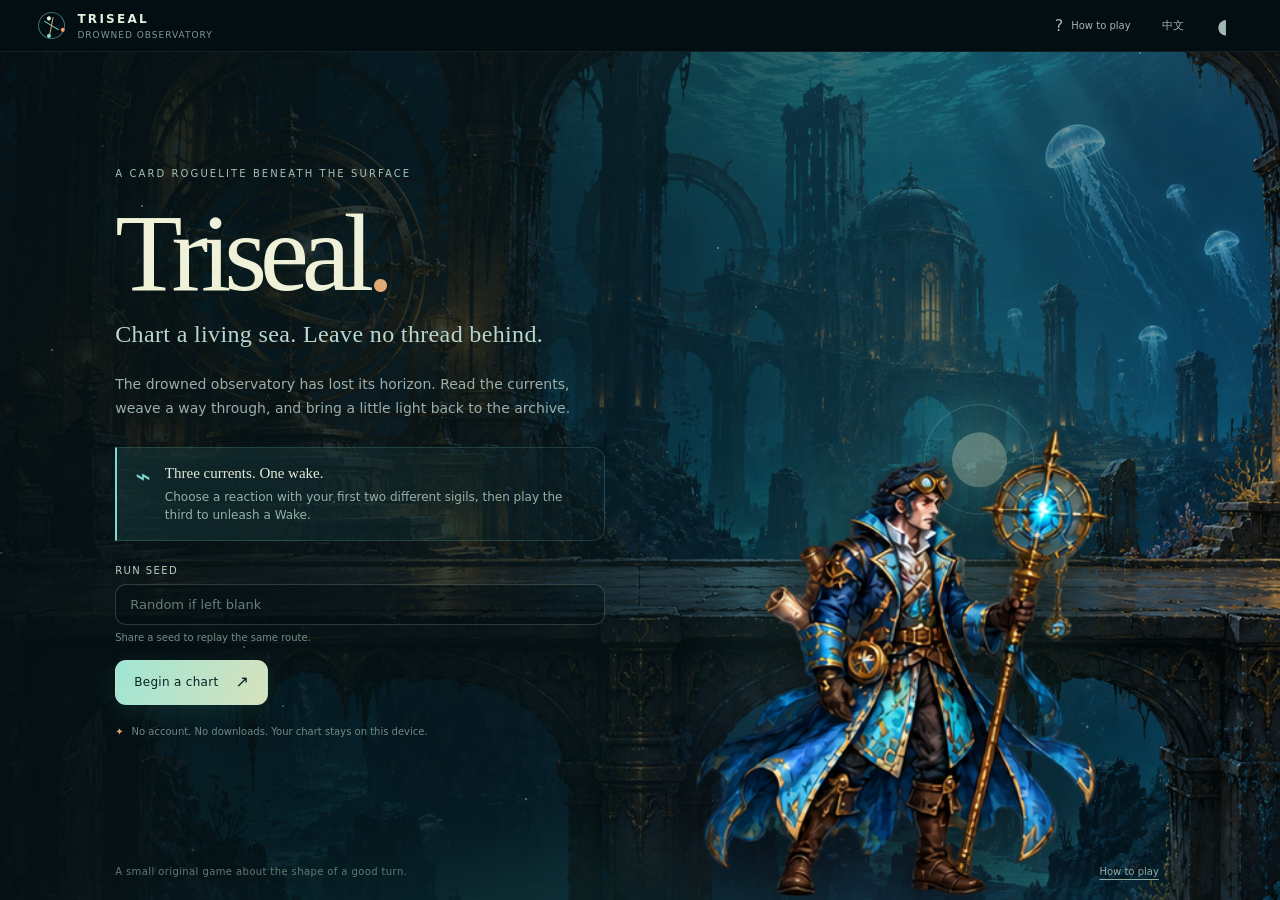
<file: index.html>
<!doctype html>
<html lang="en">
  <head>
    <meta charset="utf-8" />
    <meta name="viewport" content="width=device-width, initial-scale=1, viewport-fit=cover" />
    <meta name="theme-color" content="#07151c" />
    <meta name="description" content="Triseal is a compact card roguelite about braiding three currents into one decisive wake." />
    <title>Triseal — Chart the drowned archive</title>
    <link rel="stylesheet" href="./styles.css" />
    <link rel="stylesheet" href="./scenes.css" />
    <script type="module" src="./src/main.js"></script>
  </head>
  <body>
    <div id="app" aria-live="off">
      <div class="boot-screen"><span class="brand-mark" aria-hidden="true"></span><p>Unfurling the chart…</p></div>
    </div>
  </body>
</html>
</file>
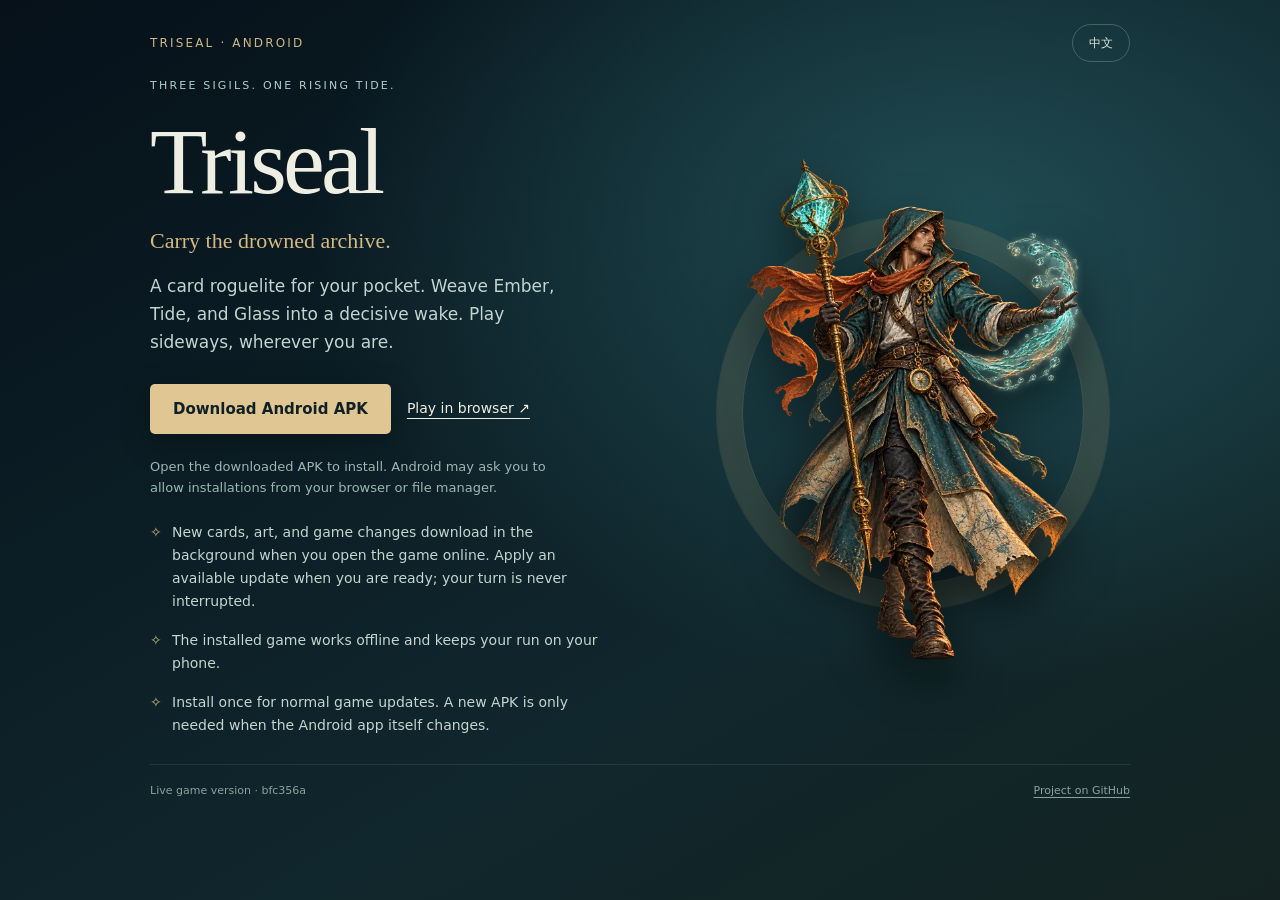
<file: install/index.html>
<!doctype html>
<html lang="en">
<head>
  <meta charset="utf-8" />
  <meta name="viewport" content="width=device-width, initial-scale=1, viewport-fit=cover" />
  <meta name="theme-color" content="#07151c" />
  <meta name="description" content="Install Triseal for Android. An original card roguelite about weaving three sigils in a drowned observatory." />
  <title>Triseal — Install for Android</title>
  <style>
    :root{color-scheme:dark;font-family:Georgia,"Times New Roman","Noto Serif SC",serif;color:#efeee2;background:#07151c}
    *{box-sizing:border-box}body{margin:0;min-height:100svh;background:radial-gradient(ellipse at 75% 25%,#204c52 0,transparent 48%),linear-gradient(150deg,#06111a,#10272d 65%,#142321);padding:24px max(24px,env(safe-area-inset-right)) 30px max(24px,env(safe-area-inset-left))}
    header,main,footer{max-width:980px;margin:auto}header{display:flex;align-items:center;justify-content:space-between;gap:24px;font:12px/1.5 system-ui,sans-serif;letter-spacing:.18em;color:#cbb788}button{font:inherit}header button{background:transparent;color:#dbe4da;border:1px solid #8aa59b66;border-radius:30px;padding:9px 16px;letter-spacing:0;cursor:pointer}
    main{min-height:78svh;display:grid;grid-template-columns:1.2fr 1fr;align-items:center;gap:25px}.intro{position:relative;z-index:1}.eyebrow{font:11px/1.5 system-ui,sans-serif;letter-spacing:.2em;text-transform:uppercase;color:#b2cfca}h1{font-weight:400;font-size:clamp(56px,9vw,94px);letter-spacing:-.04em;line-height:1;margin:20px 0}h2{font-size:22px;font-weight:400;margin:0 0 18px;color:#d3b984}.lead{font:17px/1.65 system-ui,sans-serif;color:#c2d4d0;max-width:420px}.actions{display:flex;flex-wrap:wrap;gap:12px;align-items:center;margin:28px 0 23px}a{color:inherit}.download{background:#e0c693;color:#102126;text-decoration:none;padding:16px 23px;border-radius:5px;font:600 15px/1.2 system-ui,sans-serif;box-shadow:0 8px 30px #0004}.browser{font:14px/1.4 system-ui,sans-serif;text-underline-offset:5px;padding:10px 4px}.note{font:13px/1.6 system-ui,sans-serif;color:#9bb7b3;max-width:430px}.features{padding:0;list-style:none;max-width:450px;font:14px/1.65 system-ui,sans-serif;color:#c5d4ce}.features li{padding:8px 0 8px 22px;position:relative}.features li:before{content:"✧";position:absolute;left:0;color:#d3b984}.art{position:relative;height:510px;display:flex;align-items:center;justify-content:center}.art:before{content:"";position:absolute;width:340px;height:340px;border:1px solid #bba37144;border-radius:50%;box-shadow:0 0 0 25px #bba37108,0 0 0 26px #bba37122}.art img{position:relative;width:100%;height:100%;object-fit:contain;filter:drop-shadow(0 20px 24px #0009)}footer{border-top:1px solid #819f902b;padding:17px 0 0;display:flex;justify-content:space-between;gap:16px;font:11px/1.6 system-ui,sans-serif;color:#8aa29d}footer a{text-underline-offset:3px}
    @media(max-width:640px){body{padding-top:18px}main{grid-template-columns:1fr;gap:0;position:relative;min-height:auto;padding:42px 0 24px}.intro{max-width:100%}.art{position:absolute;right:-16px;top:28px;width:170px;height:215px;opacity:.6;z-index:0;pointer-events:none}.art:before{width:150px;height:150px}.eyebrow{max-width:210px}h1{font-size:66px;margin:22px 0 26px}h2{font-size:20px;max-width:230px}.lead{padding-top:12px;max-width:100%;font-size:16px}.actions{gap:10px}.download{padding:16px 20px}footer{flex-wrap:wrap}}
    @media(max-height:500px) and (orientation:landscape){main{min-height:auto;padding:20px 0;grid-template-columns:1.5fr 1fr}.art{height:310px}h1{font-size:60px;margin:12px 0}h2{margin-bottom:10px}.lead{font-size:15px}.actions{margin:18px 0}.features{font-size:12px}.features li{padding-top:3px;padding-bottom:3px}}
  </style>
</head>
<body>
  <header><span>TRISEAL · ANDROID</span><button id="language" type="button" aria-label="Switch to Simplified Chinese">中文</button></header>
  <main>
    <section class="intro">
      <p class="eyebrow" data-copy="eyebrow">Three sigils. One rising tide.</p>
      <h1>Triseal</h1>
      <h2 data-copy="subtitle">Carry the drowned archive.</h2>
      <p class="lead" data-copy="lead">A card roguelite for your pocket. Weave Ember, Tide, and Glass into a decisive wake. Play sideways, wherever you are.</p>
      <div class="actions"><a class="download" href="https://github.com/sethlsx/triseal/releases/latest/download/triseal-android.apk" data-copy="download">Download Android APK</a><a class="browser" href="../" data-copy="browser">Play in browser ↗</a></div>
      <p class="note" data-copy="install">Open the downloaded APK to install. Android may ask you to allow installations from your browser or file manager.</p>
      <ul class="features">
        <li data-copy="updates">New cards, art, and game changes download in the background when you open the game online. Apply an available update when you are ready; your turn is never interrupted.</li>
        <li data-copy="offline">The installed game works offline and keeps your run on your phone.</li>
        <li data-copy="shell">Install once for normal game updates. A new APK is only needed when the Android app itself changes.</li>
      </ul>
    </section>
    <div class="art" aria-hidden="true"><img src="../assets/characters/hero.webp" alt="" /></div>
  </main>
  <footer><span><span data-copy="version">Live game version</span> · bfc356a</span><a href="https://github.com/sethlsx/triseal" data-copy="source">Project on GitHub</a></footer>
  <script>
    const copy = {
      en: {eyebrow:"Three sigils. One rising tide.",subtitle:"Carry the drowned archive.",lead:"A card roguelite for your pocket. Weave Ember, Tide, and Glass into a decisive wake. Play sideways, wherever you are.",download:"Download Android APK",browser:"Play in browser ↗",install:"Open the downloaded APK to install. Android may ask you to allow installations from your browser or file manager.",updates:"New cards, art, and game changes download in the background when you open the game online. Apply an available update when you are ready; your turn is never interrupted.",offline:"The installed game works offline and keeps your run on your phone.",shell:"Install once for normal game updates. A new APK is only needed when the Android app itself changes.",version:"Live game version",source:"Project on GitHub"},
      zh: {eyebrow:"三道印记，一次唤潮。",subtitle:"把沉海档案装进口袋。",lead:"为手机横屏打造的卡牌冒险。交织余烬、潮流与琉璃，在沉海观测站中唤起你的浪潮。",download:"下载安卓安装包",browser:"直接用浏览器玩 ↗",install:"下载后打开 APK 安装。安卓可能会提示允许当前浏览器或文件管理器安装应用。",updates:"联网打开游戏时，新卡牌、美术和玩法会在后台下载。准备好后再点确认应用更新，不会打断正在进行的回合。",offline:"安装后可以离线游玩，进度保存在手机上。",shell:"日常游戏更新无需重新安装。只有安卓应用本身变化时，才需要下载新 APK。",version:"线上游戏版本",source:"查看 GitHub 项目"}
    };
    let language = "en";
    document.getElementById("language").addEventListener("click", () => {
      language = language === "en" ? "zh" : "en";
      document.documentElement.lang = language === "en" ? "en" : "zh-Hans";
      document.title = language === "en" ? "Triseal — Install for Android" : "三印唤潮 — 安卓下载";
      document.querySelectorAll("[data-copy]").forEach((element) => { element.textContent = copy[language][element.dataset.copy]; });
      const button = document.getElementById("language");
      button.textContent = language === "en" ? "中文" : "English";
      button.setAttribute("aria-label", language === "en" ? "Switch to Simplified Chinese" : "Switch to English");
    });
  </script>
</body>
</html>
</file>
<file: styles.css>
:root {
  color-scheme: dark;
  --ink: #07151c;
  --ink-2: #0a1d24;
  --ink-3: #102b34;
  --glass: #9fe8d5;
  --foam: #e5f1df;
  --muted: #91a5a3;
  --copper: #dfa875;
  --ember: #fa9b70;
  --tide: #7fd7d0;
  --pearl: #d5c7ff;
  --line: rgba(204, 226, 216, .13);
  --panel: rgba(10, 28, 34, .83);
  --radius: 20px;
  font-family: Inter, ui-sans-serif, system-ui, -apple-system, BlinkMacSystemFont, "Segoe UI", "PingFang SC", "Microsoft YaHei", sans-serif;
  font-synthesis: none;
  text-rendering: optimizeLegibility;
  background: var(--ink);
  color: var(--foam);
}

* { box-sizing: border-box; }
html { min-width: 320px; background: var(--ink); }
body { margin: 0; min-height: 100vh; min-height: 100dvh; background: var(--ink); }
button, input { font: inherit; }
button { color: inherit; }
button:focus-visible, input:focus-visible { outline: 2px solid #b2eee0; outline-offset: 3px; }
#app { position: relative; min-height: 100vh; min-height: 100dvh; overflow: hidden; isolation: isolate; }
.boot-screen { min-height: 100vh; display: grid; place-content: center; justify-items: center; gap: 14px; color: var(--muted); letter-spacing: .12em; text-transform: uppercase; font-size: 11px; }
.boot-screen .brand-mark { transform: scale(1.25); }

.topbar { height: 74px; display: flex; align-items: center; justify-content: space-between; padding: 0 clamp(18px, 4vw, 58px); position: relative; z-index: 8; border-bottom: 1px solid rgba(198, 222, 212, .075); background: rgba(5, 17, 22, .5); backdrop-filter: blur(16px); }
.brand-button { border: 0; background: none; padding: 0; display: inline-flex; gap: 12px; align-items: center; text-align: left; cursor: pointer; }
.brand-button > span:last-child { display: grid; gap: 4px; }
.brand-button strong { font-size: 12px; letter-spacing: .19em; font-weight: 700; }
.brand-button small { color: #809994; font-size: 9px; letter-spacing: .11em; text-transform: uppercase; }
.brand-mark { width: 31px; height: 31px; display: inline-block; position: relative; border: 1px solid rgba(127, 215, 208, .5); border-radius: 50%; transform: rotate(-24deg); }
.brand-mark::before, .brand-mark::after { content: ""; position: absolute; left: 4px; right: 4px; top: 14px; height: 1px; background: var(--tide); transform: rotate(55deg); }
.brand-mark::after { transform: rotate(-55deg); background: var(--copper); }
.brand-mark i, .brand-mark b, .brand-mark em { position: absolute; z-index: 1; width: 4px; height: 4px; border-radius: 50%; background: var(--foam); top: 4px; left: 13px; }
.brand-mark b { top: 21px; left: 5px; background: var(--tide); }
.brand-mark em { top: 21px; left: 21px; background: var(--ember); }
.top-controls { display: flex; align-items: center; gap: 9px; }
.seed-pill { font-size: 10px; letter-spacing: .07em; color: #a9bcad; border: 1px solid var(--line); padding: 8px 11px; border-radius: 999px; margin-right: 8px; }
.quiet-control { cursor: pointer; border: 1px solid transparent; border-radius: 12px; background: transparent; color: #a2b7b2; min-width: 38px; min-height: 38px; padding: 7px 10px; display: inline-flex; align-items: center; justify-content: center; gap: 8px; transition: color .2s, background .2s, border-color .2s; }
.quiet-control:hover { color: var(--foam); border-color: var(--line); background: rgba(255,255,255,.035); }
.quiet-control > span:not([aria-hidden]) { font-size: 10px; }
.language-control { font-size: 11px; }
.sound-control { font-size: 20px; }

.home-scene { min-height: calc(100vh - 74px); min-height: calc(100dvh - 74px); position: relative; display: flex; align-items: center; padding: 48px clamp(22px, 9vw, 142px) 96px; overflow: hidden; background: radial-gradient(ellipse at 77% 47%, rgba(25, 77, 84, .45), transparent 32%), linear-gradient(118deg, #07151c 8%, #0a2028 51%, #07151c 100%); }
.home-scene::before { content: ""; position: absolute; inset: 0; opacity: .24; background: repeating-linear-gradient(168deg, transparent 0 69px, rgba(142, 206, 193, .12) 70px, transparent 71px 143px); mask-image: linear-gradient(90deg, transparent, black 46%, black); pointer-events: none; }
.home-scene::after { content: ""; position: absolute; inset: auto -10% -42% -10%; height: 55%; background: radial-gradient(ellipse, rgba(29, 106, 105, .23), transparent 65%); pointer-events: none; }
.sea-stars { position: absolute; inset: 0; pointer-events: none; overflow: hidden; }
.sea-stars i { position: absolute; left: var(--x); top: var(--y); width: 2px; height: 2px; border-radius: 50%; background: #c5eee2; opacity: var(--opacity); box-shadow: 0 0 9px rgba(173, 245, 222, .8); animation: drift 8s ease-in-out infinite alternate; animation-delay: var(--delay); }
.home-glow { position: absolute; width: 42vw; height: 42vw; max-width: 620px; max-height: 620px; border-radius: 50%; filter: blur(1px); pointer-events: none; }
.home-glow-one { right: 4%; top: 10%; background: radial-gradient(circle, rgba(73, 172, 158, .12), transparent 68%); }
.home-glow-two { right: 12%; bottom: -24%; background: radial-gradient(circle, rgba(105, 77, 139, .15), transparent 70%); }
.home-copy { width: min(100%, 570px); position: relative; z-index: 2; }
.eyebrow, .section-eyebrow { margin: 0; color: #a3c1b6; font-size: 10px; line-height: 1.4; letter-spacing: .21em; text-transform: uppercase; }
.home-copy h1 { margin: 20px 0 1px; font-family: Georgia, "Times New Roman", "Songti SC", serif; font-size: clamp(64px, 8.6vw, 112px); line-height: .96; letter-spacing: -.065em; font-weight: 500; color: #f0f1d9; text-shadow: 0 0 45px rgba(127, 215, 208, .13); }
.title-dot { color: var(--copper); }
.home-subtitle { margin: 14px 0 0; font-family: Georgia, "Times New Roman", serif; color: #b8d7cd; font-size: clamp(17px, 2vw, 24px); letter-spacing: .015em; }
.home-description { color: #9baea9; font-size: 14px; line-height: 1.75; max-width: 470px; margin: 24px 0 0; }
.welcome-note { margin-top: 26px; display: flex; align-items: flex-start; gap: 14px; max-width: 490px; padding: 15px 18px; border: 1px solid rgba(132, 214, 196, .18); border-left: 2px solid var(--tide); border-radius: 0 13px 13px 0; background: linear-gradient(110deg, rgba(27, 64, 66, .5), rgba(12, 35, 41, .3)); }
.note-glyph { font-size: 26px; color: var(--tide); line-height: 1; }
.welcome-note strong { font-family: Georgia, "Times New Roman", serif; font-size: 15px; color: #e4e8d7; font-weight: 500; }
.welcome-note p { margin: 6px 0 0; color: #96b1a8; font-size: 12px; line-height: 1.55; }
.start-form { margin-top: 24px; max-width: 490px; display: grid; grid-template-columns: 1fr; }
.start-form label { color: #b8cac0; font-size: 10px; letter-spacing: .14em; text-transform: uppercase; margin-bottom: 8px; }
.start-form input { width: 100%; color: #edf3dd; border: 1px solid rgba(172, 205, 188, .22); border-radius: 11px; background: rgba(2, 12, 16, .38); padding: 12px 14px; outline: 0; font-size: 13px; transition: border-color .2s, background .2s; }
.start-form input::placeholder { color: #647d78; }
.start-form input:focus { border-color: rgba(127, 215, 208, .66); background: rgba(9, 25, 31, .8); }
.start-form > small { margin-top: 7px; color: #738e88; font-size: 10px; }
.home-actions { display: flex; gap: 10px; margin-top: 17px; }
.button { border-radius: 11px; min-height: 45px; padding: 0 18px; border: 1px solid transparent; display: inline-flex; align-items: center; justify-content: center; gap: 17px; cursor: pointer; font-size: 12px; letter-spacing: .025em; transition: transform .18s, background .18s, border-color .18s, box-shadow .18s; }
.button:hover:not(:disabled) { transform: translateY(-2px); }
.button:active:not(:disabled) { transform: translateY(0); }
.button span { font-size: 16px; line-height: 1; }
.button-primary { color: #092126; background: linear-gradient(110deg, #a0e5d4, #d6e2bd); box-shadow: 0 7px 26px rgba(91, 191, 166, .12); }
.button-primary:hover:not(:disabled) { background: linear-gradient(110deg, #c0f1de, #e7ebc8); box-shadow: 0 10px 32px rgba(91, 191, 166, .2); }
.button-secondary { color: #d5e5d7; background: rgba(13, 39, 45, .85); border-color: rgba(146, 206, 190, .25); }
.button-secondary:hover:not(:disabled) { border-color: rgba(164, 228, 208, .6); background: rgba(20, 58, 62, .92); }
.button-quiet { color: #a6bbb2; background: rgba(9, 26, 32, .45); border-color: var(--line); }
.button-quiet:hover:not(:disabled) { color: var(--foam); border-color: rgba(190, 221, 203, .33); }
.button:disabled { opacity: .42; cursor: not-allowed; }
.start-hint { margin: 21px 0 0; display: flex; align-items: center; gap: 8px; font-size: 10px; color: #718882; }
.start-hint span { color: var(--copper); }
.home-orbit { position: absolute; right: 6.5%; top: 50%; width: min(43vw, 600px); aspect-ratio: 1; transform: translateY(-53%); border: 1px solid rgba(132, 201, 184, .12); border-radius: 50%; box-shadow: inset 0 0 75px rgba(38, 116, 116, .06), 0 0 90px rgba(51, 133, 128, .055); }
.home-orbit::before, .home-orbit::after { content: ""; position: absolute; inset: 8%; border: 1px solid rgba(198, 169, 129, .13); border-radius: 50%; transform: rotate(35deg) scaleY(.43); }
.home-orbit::after { inset: 11%; border-color: rgba(125, 211, 194, .17); transform: rotate(-41deg) scaleY(.57); }
.home-orbit > span { position: absolute; inset: 23%; border: 1px dashed rgba(174, 213, 192, .22); border-radius: 50%; transform: rotate(23deg) scaleY(.58); }
.home-orbit > i { position: absolute; inset: 27%; border: 1px solid rgba(194, 223, 205, .14); border-radius: 50%; box-shadow: 0 0 60px rgba(132, 218, 189, .08); }
.home-orbit > b { position: absolute; width: 20%; aspect-ratio: 1; left: 40%; top: 40%; border: 1px solid rgba(150, 229, 208, .65); border-radius: 50%; box-shadow: 0 0 34px rgba(110, 227, 200, .4), inset 0 0 24px rgba(110, 227, 200, .2); background: radial-gradient(circle, rgba(202, 241, 217, .22), rgba(35, 101, 106, .12) 60%, transparent 70%); }
.home-orbit > em { position: absolute; inset: 45%; border-radius: 50%; background: #d8e8c6; box-shadow: 0 0 30px 14px rgba(126, 236, 206, .31); }
.home-rune { position: absolute; right: 15%; top: 50%; width: 28vw; max-width: 370px; aspect-ratio: 1; transform: translateY(-51%); z-index: 1; display: flex; align-items: center; justify-content: center; gap: 9%; pointer-events: none; }
.home-rune::before, .home-rune::after { content: ""; position: absolute; left: 17%; right: 17%; top: 50%; height: 1px; background: linear-gradient(90deg, transparent, rgba(161, 231, 211, .52), transparent); transform: rotate(60deg); }
.home-rune::after { transform: rotate(-60deg); background: linear-gradient(90deg, transparent, rgba(234, 172, 118, .53), transparent); }
.home-rune span { z-index: 1; display: grid; place-items: center; width: 24%; aspect-ratio: 1; border: 1px solid rgba(174, 226, 204, .37); border-radius: 50%; background: rgba(9, 28, 33, .72); color: #c9e6d6; font-size: clamp(24px, 3vw, 40px); box-shadow: 0 0 30px rgba(109, 194, 174, .12); }
.home-rune span:nth-child(2) { color: var(--ember); border-color: rgba(229, 162, 118, .4); }
.home-rune span:nth-child(3) { color: var(--pearl); border-color: rgba(189, 176, 232, .42); }
.home-rune i { position: absolute; width: 5px; height: 5px; background: var(--foam); border-radius: 50%; box-shadow: 0 0 16px var(--glass); }
.home-footer { position: absolute; left: clamp(22px, 9vw, 142px); right: clamp(22px, 9vw, 142px); bottom: 22px; display: flex; align-items: center; justify-content: space-between; z-index: 2; color: #607a75; font-size: 10px; letter-spacing: .04em; }
.home-footer button { color: #91aba1; border: 0; background: transparent; text-decoration: underline; text-underline-offset: 4px; cursor: pointer; font-size: 10px; }

.game-scene { max-width: 1510px; margin: 0 auto; padding: 20px clamp(18px, 4vw, 58px) 40px; }
.battle-scene { min-height: calc(100dvh - 74px); background: radial-gradient(ellipse at 34% 29%, rgba(24, 78, 82, .21), transparent 38%); }
.battle-heading { display: flex; align-items: center; justify-content: space-between; gap: 18px; margin: 0 0 15px; }
.battle-heading h1 { margin: 5px 0 0; font-family: Georgia, "Times New Roman", serif; font-size: clamp(24px, 3vw, 34px); font-weight: 500; letter-spacing: -.03em; }
.turn-pill { display: inline-flex; align-items: center; gap: 9px; padding: 9px 13px; border-radius: 999px; color: #c1d7cc; background: rgba(19, 48, 53, .68); border: 1px solid var(--line); font-size: 11px; white-space: nowrap; }
.live-dot { display: inline-block; width: 6px; height: 6px; background: #91dfc3; border-radius: 50%; box-shadow: 0 0 11px rgba(145, 223, 195, .65); }
.metrics-row { display: grid; grid-template-columns: 1.45fr 1fr 1fr 1.2fr; gap: 9px; margin-bottom: 13px; }
.metric, .incoming { display: flex; align-items: center; gap: 11px; min-height: 62px; padding: 9px 13px; border: 1px solid var(--line); border-radius: 13px; background: linear-gradient(115deg, rgba(13, 34, 39, .94), rgba(11, 28, 35, .73)); }
.metric.guard-burst { animation: guard-burst .55s cubic-bezier(.16,.8,.24,1); }
.metric-icon { display: grid; place-items: center; flex: 0 0 31px; width: 31px; height: 31px; border-radius: 10px; color: var(--tide); background: rgba(119, 212, 199, .1); font-size: 16px; }
.metric-hull .metric-icon { color: #ed9a84; background: rgba(230, 126, 106, .11); }
.metric > div { display: grid; gap: 2px; flex: 1; min-width: 0; }
.metric small, .incoming small { color: #8ca29a; font-size: 9px; letter-spacing: .13em; text-transform: uppercase; }
.metric strong, .incoming strong { color: #e2ead8; font-size: 17px; line-height: 1.1; font-weight: 600; }
.metric strong i { color: #81958e; font-style: normal; font-size: 10px; font-weight: 400; }
.meter { width: 100%; height: 3px; background: rgba(238, 230, 201, .13); overflow: hidden; border-radius: 4px; margin-top: 4px; }
.meter i { display: block; height: 100%; background: linear-gradient(90deg, #dc887b, #e7c093); transition: width .35s; }
.energy-pips { display: flex; gap: 4px; margin-top: 4px; }
.energy-pips i { width: 8px; height: 4px; background: rgba(130, 204, 190, .15); border-radius: 4px; }
.energy-pips .filled { background: #9be4ce; box-shadow: 0 0 8px rgba(104, 213, 184, .48); }
.incoming { justify-content: space-between; position: relative; border-color: rgba(222, 148, 122, .18); }
.incoming strong { color: #e6ad93; font-size: 14px; }
.incoming.danger { border-color: rgba(246, 116, 95, .47); background: linear-gradient(110deg, rgba(63, 36, 38, .75), rgba(35, 29, 33, .8)); }
.incoming em { position: absolute; right: 10px; top: 5px; color: #ef987e; font-size: 7px; font-style: normal; letter-spacing: .15em; }
.battle-grid { display: grid; grid-template-columns: minmax(0, 1fr) 270px; gap: 14px; align-items: stretch; }
.battle-main { min-width: 0; }
.arena-heading { display: flex; justify-content: space-between; align-items: end; padding: 2px 3px 8px; }
.arena-heading > div { display: flex; align-items: center; gap: 10px; }
.foe-count { color: #e4e9d9; font-size: 11px; }
.foe-count small { color: #7d958e; font-size: 8px; text-transform: uppercase; letter-spacing: .1em; }
.scene-coordinate { color: #637c77; font: 10px/1 ui-monospace, SFMono-Regular, Menlo, monospace; letter-spacing: .12em; }
.arena { min-height: 220px; height: clamp(218px, 26vh, 290px); position: relative; display: flex; align-items: center; overflow: hidden; border-radius: var(--radius); border: 1px solid rgba(150, 213, 194, .16); background: linear-gradient(180deg, rgba(18, 55, 62, .94) 0%, rgba(12, 43, 49, .95) 61%, rgba(9, 31, 37, .98) 100%); box-shadow: inset 0 0 50px rgba(39, 128, 130, .1), 0 14px 40px rgba(0,0,0,.14); }
.arena::before { content: ""; position: absolute; inset: 0; opacity: .45; background: repeating-linear-gradient(171deg, transparent 0 42px, rgba(135, 219, 201, .07) 43px, transparent 44px 90px), radial-gradient(ellipse at 54% 70%, rgba(75, 163, 146, .12), transparent 38%); }
.arena::after { content: ""; position: absolute; inset: 0; background: linear-gradient(90deg, rgba(7, 22, 28, .28), transparent 34%, transparent 72%, rgba(7, 22, 28, .2)); pointer-events: none; }
.arena-glow { position: absolute; left: 42%; top: 4%; width: 34%; height: 90%; border: 1px solid rgba(135, 219, 198, .13); border-radius: 50%; transform: rotate(18deg) scaleY(.6); box-shadow: 0 0 58px rgba(108, 221, 191, .07), inset 0 0 50px rgba(117, 208, 187, .05); }
.arena-orbit { position: absolute; right: 8%; top: -27%; width: 220px; aspect-ratio: 1; border: 1px solid rgba(178, 208, 184, .1); border-radius: 50%; transform: scaleY(.5) rotate(-12deg); }
.arena-orbit i, .arena-orbit b { position: absolute; inset: 12%; border: 1px solid rgba(214, 167, 125, .12); border-radius: 50%; }
.arena-orbit b { inset: 27%; border-color: rgba(128, 213, 195, .12); }
.arena-floor { position: absolute; z-index: 1; left: 5%; right: 5%; bottom: 13%; height: 20%; border-bottom: 1px solid rgba(146, 211, 190, .18); border-radius: 0 0 50% 50%; background: radial-gradient(ellipse, rgba(113, 189, 166, .1), transparent 69%); }
.arena-floor::before, .arena-floor::after { content: ""; position: absolute; bottom: -7px; height: 11px; width: 25%; border-top: 1px solid rgba(142, 203, 185, .11); border-radius: 50%; }
.arena-floor::before { left: 8%; transform: rotate(4deg); }
.arena-floor::after { right: 12%; transform: rotate(-4deg); }
.arena-boss { border-color: rgba(206, 148, 144, .28); background: linear-gradient(180deg, #252f42, #172a38 63%, #10252f); }
.arena-boss .arena-glow { border-color: rgba(235, 156, 144, .2); box-shadow: 0 0 66px rgba(235, 102, 103, .12); }
.foe-row { position: relative; z-index: 2; width: 100%; display: flex; justify-content: center; align-items: center; gap: clamp(16px, 4vw, 54px); padding: 20px clamp(14px, 4vw, 50px); }
.foe-card { width: clamp(116px, 16vw, 176px); min-height: 178px; flex: 0 1 176px; position: relative; display: flex; flex-direction: column; align-items: stretch; padding: 12px 13px 10px; color: #e2e8d7; border: 1px solid rgba(187, 222, 202, .18); border-radius: 15px; background: linear-gradient(160deg, rgba(17, 44, 50, .9), rgba(12, 29, 37, .95)); box-shadow: 0 9px 18px rgba(1, 13, 17, .26); cursor: pointer; text-align: left; transition: transform .2s, border-color .2s, box-shadow .2s; }
.foe-card:hover { transform: translateY(-3px); border-color: rgba(200, 230, 205, .39); }
.foe-card.foe-selected { border-color: rgba(203, 236, 210, .45); box-shadow: 0 0 0 1px rgba(203, 236, 210, .14), 0 12px 24px rgba(0,0,0,.25); }
.foe-card.targetable { animation: target-pulse 1.4s ease-in-out infinite alternate; }
.foe-card.foe-hit, .foe-card.foe-defeated-hit { animation: foe-impact .48s cubic-bezier(.2,.75,.25,1); }
.impact-number { position: absolute; z-index: 5; top: 22%; right: 10%; color: #fff3cb; font: 700 20px/1 ui-monospace, monospace; text-shadow: 0 2px 5px #182128, 0 0 16px rgba(255, 207, 139, .9); pointer-events: none; animation: damage-pop .78s cubic-bezier(.17,.67,.3,1) forwards; }
.foe-card.foe-boss { width: clamp(154px, 20vw, 215px); min-height: 196px; border-color: rgba(236, 168, 145, .36); }
.foe-art { position: relative; display: grid; place-items: center; height: 75px; overflow: hidden; margin: -3px -2px 8px; border-radius: 10px; background: radial-gradient(circle at 50% 52%, rgba(101, 199, 183, .18), transparent 61%); color: #c8e7d8; }
.foe-art > strong { position: relative; z-index: 2; font-size: 37px; font-weight: 400; text-shadow: 0 0 19px rgba(155, 226, 206, .45); }
.foe-art > i, .foe-art > b, .foe-art > em { position: absolute; display: block; border: 1px solid rgba(138, 217, 197, .44); border-radius: 50%; transform: rotate(40deg) scaleY(.43); }
.foe-art > i { width: 55px; height: 55px; }
.foe-art > b { width: 75px; height: 41px; transform: rotate(-30deg) scaleY(.42); border-color: rgba(221, 169, 124, .36); }
.foe-art > em { width: 43px; height: 43px; transform: rotate(83deg) scaleY(.38); border-color: rgba(193, 178, 235, .3); }
.kind-shell > strong { color: #e0bb8e; font-size: 31px; }
.kind-shell > i { width: 58px; height: 58px; background: radial-gradient(circle, rgba(202, 163, 114, .2), transparent 66%); }
.kind-fin > strong { color: #a8d6e4; }
.kind-ink > strong { color: #c4aaf1; }
.kind-bell > strong { color: #edb78f; }
.kind-boss { background: radial-gradient(circle, rgba(235, 134, 132, .18), transparent 64%); }
.kind-boss > strong { color: #efb5a8; font-size: 42px; }
.kind-boss > i, .kind-boss > b, .kind-boss > em { border-color: rgba(242, 154, 148, .48); }
.foe-name-row { display: flex; flex-direction: column; gap: 3px; }
.foe-name-row strong { color: #e5ead9; font-family: Georgia, "Times New Roman", serif; font-size: 14px; line-height: 1.1; font-weight: 500; }
.foe-name-row small { color: #6f8b84; font-size: 7px; letter-spacing: .13em; text-transform: uppercase; }
.foe-health { height: 4px; display: block; overflow: hidden; margin: 10px 0 5px; border-radius: 4px; background: rgba(235, 224, 196, .12); }
.foe-health i { display: block; width: 100%; height: 100%; background: linear-gradient(90deg, #c97a78, #e8ac8a); transition: width .34s; }
.foe-stats { display: flex; justify-content: space-between; align-items: center; color: #d6dfd0; font-size: 10px; }
.foe-stats small { color: #718781; font-size: 8px; }
.foe-guard { color: #98d9cd; font-size: 9px; }
.intent { display: inline-flex; align-items: center; justify-content: center; gap: 5px; width: fit-content; max-width: 100%; margin-top: 8px; padding: 5px 8px; border-radius: 999px; color: #f0b49b; background: rgba(229, 142, 119, .11); font-size: 9px; white-space: nowrap; }
.intent > span { font-size: 12px; }
.intent-brace { color: #a1d9cc; background: rgba(100, 201, 184, .12); }
.intent-charge { color: #d3b2f0; background: rgba(165, 127, 212, .13); }
.target-label { position: absolute; top: 8px; right: 8px; color: #c6ecdc; background: rgba(14, 63, 65, .92); border: 1px solid rgba(146, 223, 199, .28); padding: 4px 6px; border-radius: 6px; font-size: 7px; letter-spacing: .07em; }
.defeated { min-height: 130px; flex-basis: 130px; justify-content: center; align-items: center; opacity: .25; border-style: dashed; background: transparent; }
.defeated-mark { color: #a3b9ad; font-size: 40px; }

.wake-panel { position: relative; margin-top: 11px; padding: 12px 15px 9px; overflow: hidden; border: 1px solid rgba(149, 207, 190, .15); border-radius: 15px; background: linear-gradient(110deg, rgba(14, 35, 40, .92), rgba(17, 38, 44, .73)); }
.wake-panel.wake-burst { animation: wake-burst .78s cubic-bezier(.16,.8,.24,1); }
.wake-panel.resonance-burst { animation: resonance-pulse .62s cubic-bezier(.2,.8,.25,1); }
.wake-panel.wake-burst.resonance-burst { animation: wake-burst .78s cubic-bezier(.16,.8,.24,1); }
.wake-burst .wake-socket.filled > span { animation: socket-flash .58s ease-out both; }
.wake-burst .wake-socket:nth-child(2) > span { animation-delay: .07s; }
.wake-burst .wake-socket:nth-child(3) > span { animation-delay: .14s; }
.wake-panel::before { content: ""; position: absolute; right: -6%; top: -67%; width: 40%; aspect-ratio: 1; border-radius: 50%; background: radial-gradient(circle, rgba(97, 202, 179, .09), transparent 68%); }
.wake-heading { display: flex; align-items: center; justify-content: space-between; gap: 12px; }
.wake-heading h2 { margin: 2px 0 0; font: 500 16px/1.2 Georgia, "Times New Roman", serif; color: #dde8d6; }
.wake-effect { color: #819d91; font-size: 9px; text-align: right; }
.wake-rail { min-height: 39px; position: relative; display: flex; align-items: center; justify-content: space-between; max-width: 465px; margin: 8px auto 0; }
.wake-line { position: absolute; top: 13px; left: 14%; right: 14%; height: 1px; z-index: 0; background: rgba(155, 199, 181, .19); }
.wake-line i { display: block; width: var(--progress); height: 1px; background: linear-gradient(90deg, var(--tide), var(--ember), var(--pearl)); box-shadow: 0 0 8px rgba(135, 224, 199, .7); transition: width .25s; }
.wake-socket { position: relative; z-index: 1; display: grid; justify-items: center; gap: 3px; min-width: 62px; color: #68817c; }
.wake-socket > span { width: 27px; height: 27px; display: grid; place-items: center; border: 1px solid rgba(160, 192, 178, .25); border-radius: 50%; background: #0e282f; color: #79918a; font-size: 13px; transition: all .2s; }
.wake-socket small { font-size: 8px; letter-spacing: .04em; }
.wake-socket.filled.tide > span { color: #91e1d5; border-color: rgba(125, 219, 202, .7); box-shadow: 0 0 15px rgba(96, 203, 183, .24); }
.wake-socket.filled.ember > span { color: #ffad85; border-color: rgba(246, 159, 121, .7); box-shadow: 0 0 15px rgba(230, 140, 105, .22); }
.wake-socket.filled.glass > span { color: #d5c1ff; border-color: rgba(192, 170, 245, .7); box-shadow: 0 0 15px rgba(182, 155, 236, .22); }
.wake-hint { text-align: center; color: #6f8981; margin: 3px 0 0; font-size: 8px; letter-spacing: .04em; }
.resonance-options { display: grid; grid-template-columns: repeat(3, minmax(0, 1fr)); gap: 5px; margin: 5px 0 0; }
.resonance-option { min-width: 0; display: grid; justify-items: center; gap: 2px; padding: 4px 3px; border: 1px solid rgba(149, 207, 190, .12); border-radius: 7px; background: rgba(6, 20, 26, .32); text-align: center; }
.resonance-option small { color: #81978d; font-size: 7px; line-height: 1.2; }
.resonance-option strong { font-size: 7px; font-weight: 600; line-height: 1.2; }
.resonance-option.resonance-steam strong { color: #ffc58e; }
.resonance-option.resonance-prism strong { color: #d9c4ff; }
.resonance-option.resonance-mirror strong { color: #97e5d6; }
.resonance-option.unavailable-option { opacity: .36; }
.resonance-note { display: flex; align-items: baseline; justify-content: center; gap: 7px; margin: 4px 0 0; text-align: center; }
.resonance-note strong { font-size: 8px; letter-spacing: .12em; text-transform: uppercase; }
.resonance-note span { color: #b1c7bc; font-size: 8px; }
.resonance-steam strong { color: #ffc58e; }
.resonance-prism strong { color: #d9c4ff; }
.resonance-mirror strong { color: #97e5d6; }
.wake-complete { border-color: rgba(137, 220, 195, .48); box-shadow: 0 0 20px rgba(99, 208, 178, .1), inset 0 0 25px rgba(99, 208, 178, .05); }
.wake-complete .wake-hint { color: #a2e6d0; }

.battle-side { min-width: 0; padding: 15px; border: 1px solid var(--line); border-radius: var(--radius); background: linear-gradient(180deg, rgba(13, 32, 39, .89), rgba(9, 24, 31, .82)); display: flex; flex-direction: column; }
.side-title h2 { margin: 7px 0 0; color: #adc1b8; font: 400 13px/1.55 Georgia, "Times New Roman", serif; }
.side-actions { margin: 15px 0 13px; display: grid; gap: 7px; }
.end-turn { width: 100%; min-height: 45px; justify-content: space-between; padding: 0 15px; font-weight: 650; }
.reweave-button { width: 100%; justify-content: center; min-height: 39px; gap: 8px; font-size: 10px; }
.deck-button { min-height: 34px; border: 0; background: transparent; color: #91aaa0; display: flex; align-items: center; justify-content: center; gap: 7px; cursor: pointer; font-size: 10px; }
.deck-button:hover { color: var(--foam); }
.deck-button > span { color: #d0dcca; font-size: 9px; padding: 2px 6px; border: 1px solid var(--line); border-radius: 6px; }
.log-panel { margin-top: auto; min-height: 133px; padding-top: 12px; border-top: 1px solid rgba(187, 218, 201, .1); }
.log-heading { display: flex; align-items: center; justify-content: space-between; }
.log-panel ol { list-style: none; padding: 0; margin: 7px 0 0; display: flex; flex-direction: column-reverse; gap: 5px; max-height: 102px; overflow: hidden; }
.log-panel li { color: #7f9990; font-size: 9px; line-height: 1.35; }
.log-panel li:first-child { color: #b6c7b8; }
.hand-zone { margin-top: 14px; padding: 13px 15px 11px; border: 1px solid rgba(185, 216, 199, .15); border-radius: var(--radius); background: linear-gradient(105deg, rgba(12, 29, 35, .96), rgba(10, 24, 31, .96)); }
.hand-header { display: flex; align-items: end; justify-content: space-between; gap: 12px; margin-bottom: 10px; }
.hand-header h2 { margin: 2px 0 0; color: #b8ccc0; font: 400 12px/1.4 Georgia, "Times New Roman", serif; }
.hand-piles { display: flex; gap: 14px; color: #78918a; font-size: 8px; }
.hand-piles b { color: #bdcfc0; font-size: 9px; padding-left: 4px; }
.hand-cards { display: flex; align-items: stretch; justify-content: center; gap: 10px; min-height: 178px; overflow-x: auto; overflow-y: visible; padding: 3px 4px 9px; scrollbar-width: thin; scrollbar-color: rgba(135, 190, 173, .28) transparent; }
.playing-card { --tone: var(--tide); width: clamp(104px, 13vw, 136px); height: 174px; flex: 0 0 auto; position: relative; display: flex; flex-direction: column; align-items: stretch; padding: 10px 11px 9px; color: #192e30; text-align: left; border: 1px solid rgba(225, 225, 192, .55); border-radius: 13px; overflow: hidden; cursor: pointer; background: linear-gradient(148deg, #e8e6cd, #d3dcc6 55%, #bacfc1); box-shadow: 0 7px 14px rgba(0, 0, 0, .18); transition: transform .18s, box-shadow .18s, border-color .18s; }
.playing-card.card-launching { opacity: .16; transform: translateY(-9px) scale(.96); }
.playing-card.flight-card { flex: none; cursor: default; will-change: transform, opacity; }
.hand-card.deal-in { animation: card-deal .48s cubic-bezier(.18,.78,.24,1) both; animation-delay: calc(var(--deal-order, 0) * 42ms); }
.playing-card:hover:not(.unavailable) { transform: translateY(-8px); box-shadow: 0 14px 22px rgba(0,0,0,.32); }
.playing-card.selected { transform: translateY(-8px); border-color: #e1eee0; box-shadow: 0 0 0 2px rgba(144, 229, 200, .5), 0 14px 24px rgba(0,0,0,.38); }
.playing-card.unavailable { filter: saturate(.56); opacity: .55; }
.tone-ember { --tone: #b96853; }
.tone-tide { --tone: #3e8580; }
.tone-glass { --tone: #7766a8; }
.playing-card::before { content: ""; position: absolute; inset: 0; pointer-events: none; opacity: .22; background: radial-gradient(circle at 73% 41%, color-mix(in srgb, var(--tone), white 48%), transparent 54%), repeating-linear-gradient(140deg, transparent 0 21px, rgba(48, 66, 60, .1) 22px, transparent 23px 45px); }
.card-topline, .card-bottomline { display: flex; align-items: center; justify-content: space-between; z-index: 1; }
.card-cost { width: 22px; height: 22px; display: grid; place-items: center; border-radius: 50%; background: #183a40; color: #d9edda; font-size: 11px; font-weight: 700; box-shadow: 0 2px 5px rgba(15, 47, 52, .24); }
.card-cost.free { background: #305d58; }
.sigil-chip { width: 22px; height: 22px; display: grid; place-items: center; border-radius: 50%; background: color-mix(in srgb, var(--tone), white 52%); color: #172c30; font-size: 13px; border: 1px solid rgba(28, 53, 54, .19); }
.card-illustration { z-index: 1; position: relative; height: 49px; margin: 4px 0 6px; display: grid; place-items: center; color: var(--tone); overflow: hidden; border-top: 1px solid rgba(51, 78, 69, .1); border-bottom: 1px solid rgba(51, 78, 69, .1); }
.prism-card-bonus { position: absolute; z-index: 2; top: 4px; right: 3px; padding: 2px 5px; border: 1px solid rgba(121, 82, 156, .32); border-radius: 999px; color: #69477d; background: rgba(225, 207, 242, .82); font-size: 8px; line-height: 1; box-shadow: 0 0 9px rgba(161, 117, 197, .32); }
.card-illustration > span { z-index: 1; font-size: 29px; line-height: 1; text-shadow: 0 2px 12px color-mix(in srgb, var(--tone), transparent 65%); }
.card-illustration > i { position: absolute; width: 50px; height: 50px; border: 1px solid color-mix(in srgb, var(--tone), transparent 48%); border-radius: 50%; transform: scaleY(.45) rotate(38deg); }
.card-illustration > i::after { content: ""; position: absolute; inset: 8px -13px; border: 1px solid color-mix(in srgb, var(--tone), transparent 62%); border-radius: 50%; transform: rotate(-65deg); }
.card-title { z-index: 1; color: #203436; font: 600 11px/1.2 Georgia, "Times New Roman", "Songti SC", serif; min-height: 26px; }
.card-description { z-index: 1; color: #435958; font-size: 9px; line-height: 1.35; min-height: 31px; }
.card-bottomline { z-index: 1; margin-top: auto; padding-top: 6px; border-top: 1px solid rgba(53, 76, 68, .16); color: #526c67; }
.card-sigil-name { color: var(--tone); font-size: 8px; letter-spacing: .05em; font-weight: 700; }
.card-cost-label { color: #78908a; font-size: 7px; letter-spacing: .12em; text-transform: uppercase; }
.hand-footer { display: flex; align-items: center; justify-content: space-between; gap: 12px; padding: 5px 4px 0; color: #6f8981; font-size: 9px; }
.keyboard-hint { min-height: 12px; }
.hand-limit { color: #829b91; font: 9px ui-monospace, monospace; }
.empty-hand { align-self: center; color: #7d9890; font-size: 11px; }

.intermission-scene, .summary-scene { min-height: calc(100dvh - 74px); position: relative; display: grid; place-items: center; padding: 42px 22px 70px; overflow: hidden; background: radial-gradient(ellipse at 50% 44%, rgba(26, 78, 84, .28), transparent 55%), linear-gradient(140deg, #07151c, #0b2027 52%, #08171d); }
.intermission-scene::before, .summary-scene::before { content: ""; position: absolute; inset: 0; opacity: .26; background: repeating-linear-gradient(160deg, transparent 0 59px, rgba(131, 208, 190, .09) 60px, transparent 61px 120px); pointer-events: none; }
.intermission-glow { position: absolute; width: 650px; height: 480px; border-radius: 50%; background: radial-gradient(ellipse, rgba(82, 174, 155, .14), transparent 70%); filter: blur(5px); }
.intermission-card { width: min(100%, 820px); z-index: 1; text-align: center; position: relative; }
.intermission-card > h1, .summary-card h1 { margin: 12px 0; color: #ebedda; font: 500 clamp(34px, 5vw, 55px)/1.06 Georgia, "Times New Roman", serif; letter-spacing: -.035em; }
.intermission-card > p, .summary-card > p { max-width: 560px; margin: 0 auto; color: #9bb1a7; font-size: 13px; line-height: 1.65; }
.reward-cards { display: flex; justify-content: center; gap: 14px; margin: 33px 0 21px; }
.reward-card { width: clamp(148px, 19vw, 188px); height: 245px; padding: 15px; }
.reward-card .card-illustration { height: 85px; margin: 12px 0; }
.reward-card .card-illustration > span { font-size: 44px; }
.reward-card .card-title { font-size: 16px; min-height: 40px; }
.reward-card .card-description { font-size: 12px; line-height: 1.45; min-height: 43px; }
.reward-card .card-sigil-name { font-size: 10px; }
.skip-reward { min-width: 180px; }
.route-cards { display: grid; grid-template-columns: repeat(2, minmax(0, 1fr)); gap: 15px; margin-top: 30px; text-align: left; }
.route-card { position: relative; min-height: 260px; display: flex; flex-direction: column; padding: 21px; overflow: hidden; border: 1px solid rgba(169, 211, 193, .2); border-radius: 18px; background: linear-gradient(150deg, rgba(19, 49, 54, .91), rgba(8, 24, 29, .91)); }
.route-card::after { content: ""; position: absolute; right: -9%; top: -18%; width: 62%; aspect-ratio: 1; border-radius: 50%; border: 1px solid rgba(142, 215, 191, .12); transform: scaleY(.58) rotate(20deg); pointer-events: none; }
.route-rift { border-color: rgba(196, 155, 211, .23); background: linear-gradient(150deg, rgba(38, 39, 64, .9), rgba(15, 24, 36, .93)); }
.route-rift::after { border-color: rgba(197, 155, 226, .17); }
.route-symbol { position: absolute; right: 22px; top: 15px; color: rgba(155, 224, 197, .38); font-size: 43px; }
.route-rift .route-symbol { color: rgba(205, 166, 234, .43); }
.route-tag { color: #8eb6a4; font-size: 8px; letter-spacing: .15em; text-transform: uppercase; }
.route-rift .route-tag { color: #bc9dcc; }
.route-card h2 { position: relative; z-index: 1; margin: 26px 0 9px; font: 500 22px Georgia, "Times New Roman", serif; color: #e1e9d7; }
.route-card p { position: relative; z-index: 1; max-width: 330px; margin: 0 0 20px; color: #91aaa0; font-size: 12px; line-height: 1.55; }
.route-card .button { position: relative; z-index: 1; margin-top: auto; align-self: start; min-width: 170px; justify-content: space-between; }
.route-hull { margin-top: 17px; color: #c18e7b; font-size: 11px; }

.summary-scene { background: radial-gradient(ellipse at 50% 40%, rgba(44, 111, 98, .24), transparent 58%), linear-gradient(140deg, #07151c, #0c2429 52%, #07171d); }
.summary-loss { background: radial-gradient(ellipse at 50% 40%, rgba(117, 54, 66, .2), transparent 58%), linear-gradient(140deg, #0c151d, #20212c 52%, #0b171d); }
.summary-card { width: min(100%, 590px); position: relative; z-index: 1; text-align: center; padding: 35px 38px; border: 1px solid rgba(172, 224, 198, .2); border-radius: 24px; background: rgba(6, 22, 27, .68); backdrop-filter: blur(12px); box-shadow: 0 30px 90px rgba(0,0,0,.2); }
.summary-sigil { width: 70px; height: 70px; display: grid; place-items: center; margin: 25px auto 17px; border-radius: 50%; border: 1px solid rgba(147, 226, 194, .48); color: #c5efcf; background: radial-gradient(circle, rgba(93, 196, 165, .17), transparent 69%); font-size: 31px; box-shadow: 0 0 42px rgba(110, 215, 180, .15); }
.summary-loss .summary-sigil { border-color: rgba(224, 133, 127, .4); color: #df9993; background: radial-gradient(circle, rgba(187, 87, 90, .15), transparent 69%); }
.summary-stats { display: grid; grid-template-columns: repeat(3, 1fr); gap: 9px; margin: 28px 0; }
.summary-stats > span { display: grid; gap: 8px; padding: 12px 8px; border: 1px solid var(--line); border-radius: 11px; background: rgba(18, 43, 46, .56); }
.summary-stats small { color: #7f9890; font-size: 8px; letter-spacing: .1em; text-transform: uppercase; }
.summary-stats b { color: #d3e3d2; font: 500 16px Georgia, "Times New Roman", serif; overflow-wrap: anywhere; }
.summary-actions { display: flex; justify-content: center; gap: 10px; }
.summary-orbit { position: absolute; width: min(76vw, 700px); aspect-ratio: 1; border: 1px solid rgba(137, 212, 187, .1); border-radius: 50%; transform: scaleY(.51) rotate(19deg); }
.summary-orbit i, .summary-orbit b, .summary-orbit em { position: absolute; inset: 10%; border: 1px solid rgba(224, 172, 130, .1); border-radius: 50%; }
.summary-orbit b { inset: 20%; border-color: rgba(144, 218, 196, .12); transform: rotate(-52deg) scaleY(.7); }
.summary-orbit em { inset: 30%; border-color: rgba(188, 173, 229, .12); transform: rotate(70deg) scaleY(.72); }

.modal-scrim { position: fixed; inset: 0; z-index: 20; display: grid; place-items: center; padding: 24px; overflow-y: auto; background: rgba(1, 8, 12, .73); backdrop-filter: blur(10px); animation: fade-in .18s ease-out; }
.modal-card { width: min(100%, 600px); max-height: min(85vh, 760px); overflow-y: auto; position: relative; padding: 28px; border: 1px solid rgba(170, 221, 197, .23); border-radius: 20px; background: linear-gradient(145deg, #102a31, #091a21 73%); box-shadow: 0 30px 100px rgba(0,0,0,.4); }
.modal-card h2 { margin: 9px 0 22px; font: 500 27px/1.15 Georgia, "Times New Roman", serif; color: #e2eadb; }
.modal-close { position: absolute; top: 14px; right: 14px; width: 36px; height: 36px; border: 1px solid var(--line); border-radius: 50%; background: rgba(255,255,255,.03); color: #acc1b6; font-size: 21px; line-height: 1; cursor: pointer; }
.modal-close:hover { color: white; border-color: rgba(199, 228, 206, .4); }
.help-grid { display: grid; grid-template-columns: repeat(2, minmax(0, 1fr)); gap: 10px; }
.help-grid article { position: relative; padding: 15px; min-height: 137px; border: 1px solid rgba(178, 217, 196, .12); border-radius: 13px; background: rgba(12, 34, 39, .74); }
.help-number { color: #6b9c8d; font: 11px ui-monospace, monospace; letter-spacing: .1em; }
.help-grid h3 { margin: 8px 0 6px; color: #d6e5d5; font: 500 15px Georgia, "Times New Roman", serif; }
.help-grid p { margin: 0; color: #91aaa0; font-size: 11px; line-height: 1.55; }
.settings-modal { width: min(100%, 480px); }
.setting-row, .volume-row { display: flex; align-items: center; justify-content: space-between; gap: 16px; padding: 13px 0; border-top: 1px solid rgba(177, 211, 192, .1); color: #d0dfd1; }
.setting-row > span { display: grid; gap: 4px; }
.setting-row strong { font-size: 12px; font-weight: 500; }
.setting-row small { color: #7d9890; font-size: 9px; }
.switch { width: 92px; height: 34px; display: flex; align-items: center; gap: 8px; padding: 4px 7px; border-radius: 999px; border: 1px solid rgba(167, 198, 181, .21); background: rgba(6, 17, 21, .62); cursor: pointer; }
.switch i { width: 22px; height: 22px; border-radius: 50%; background: #617871; transition: transform .2s, background .2s; }
.switch b { color: #809890; font-size: 8px; font-weight: 500; }
.switch.active { justify-content: flex-start; flex-direction: row-reverse; border-color: rgba(132, 219, 192, .42); }
.switch.active i { background: #91dfc3; box-shadow: 0 0 10px rgba(113, 219, 187, .26); }
.switch.active b { color: #b6e5cd; }
.volume-row { flex-direction: column; align-items: stretch; color: #c8d8ca; font-size: 11px; }
.volume-row input { accent-color: #90dbc2; width: 100%; }
.modal-leave { margin-top: 17px; width: 100%; justify-content: space-between; }
.modal-resume { margin-top: 17px; width: 100%; justify-content: space-between; }
.deck-modal > p { margin: -12px 0 16px; color: #8ea99d; font-size: 11px; }
.deck-list { display: grid; gap: 7px; }
.deck-entry { --tone: var(--tide); display: grid; grid-template-columns: 28px 1fr 30px; align-items: center; gap: 11px; padding: 9px 10px; border: 1px solid color-mix(in srgb, var(--tone), transparent 78%); border-radius: 10px; background: color-mix(in srgb, var(--tone), transparent 95%); }
.deck-entry > div { display: grid; gap: 3px; }
.deck-entry strong { color: #d7e4d6; font-size: 11px; font-weight: 500; }
.deck-entry small { color: #8da79c; font-size: 9px; }
.deck-entry > b { color: #b9d5c4; text-align: right; font-size: 11px; }
.toast { position: fixed; z-index: 30; left: 50%; bottom: 17px; transform: translateX(-50%); max-width: calc(100vw - 28px); padding: 0; color: #ffd6ba; font-size: 10px; pointer-events: none; }
.toast:not(:empty) { padding: 9px 14px; border: 1px solid rgba(230, 165, 128, .32); border-radius: 99px; background: rgba(30, 25, 26, .94); box-shadow: 0 6px 26px rgba(0,0,0,.3); }

.reduce-motion *, .reduce-motion *::before, .reduce-motion *::after { animation-duration: .01ms !important; animation-iteration-count: 1 !important; scroll-behavior: auto !important; transition-duration: .01ms !important; }
@keyframes drift { from { transform: translateY(0); opacity: .14; } to { transform: translateY(-13px); opacity: .58; } }
@keyframes target-pulse { from { box-shadow: 0 0 0 1px rgba(150, 233, 203, .18), 0 8px 18px rgba(0,0,0,.2); } to { box-shadow: 0 0 0 3px rgba(150, 233, 203, .3), 0 8px 28px rgba(59, 201, 162, .12); } }
@keyframes card-deal { from { opacity: 0; transform: translateY(-24px) rotate(-5deg) scale(.9); } 68% { opacity: 1; transform: translateY(3px) rotate(1deg) scale(1.025); } to { opacity: 1; transform: translateY(0) rotate(0) scale(1); } }
@keyframes foe-impact { 0%, 100% { transform: translateX(0) scale(1); filter: brightness(1); } 24% { transform: translateX(-7px) rotate(-1.4deg) scale(1.035); filter: brightness(1.55); } 48% { transform: translateX(6px) rotate(1.2deg) scale(.99); filter: brightness(1.2); } 72% { transform: translateX(-3px) rotate(-.5deg); filter: brightness(1.05); } }
@keyframes damage-pop { 0% { opacity: 0; transform: translateY(9px) scale(.65); } 18% { opacity: 1; transform: translateY(-2px) scale(1.22); } 70% { opacity: 1; transform: translateY(-18px) scale(1); } 100% { opacity: 0; transform: translateY(-34px) scale(.92); } }
@keyframes wake-burst { 0%, 100% { transform: scale(1); filter: brightness(1); } 25% { transform: scale(1.025); filter: brightness(1.7); } 58% { transform: scale(.995); filter: brightness(1.15); } }
@keyframes resonance-pulse { 0%, 100% { transform: scale(1); filter: brightness(1); } 34% { transform: scale(1.012); filter: brightness(1.55); } 72% { transform: scale(.997); filter: brightness(1.1); } }
@keyframes socket-flash { 0%, 100% { transform: scale(1); } 38% { transform: scale(1.55); box-shadow: 0 0 23px currentColor; } 70% { transform: scale(.92); } }
@keyframes guard-burst { 0%, 100% { transform: scale(1); filter: brightness(1); } 38% { transform: scale(1.08); filter: brightness(1.65); } 72% { transform: scale(.98); } }
@keyframes fade-in { from { opacity: 0; } to { opacity: 1; } }

@media (max-width: 1120px) {
  .battle-grid { grid-template-columns: minmax(0, 1fr) 225px; }
  .battle-side { padding: 12px; }
  .playing-card { width: 121px; }
  .arena { height: 232px; }
}

@media (max-width: 840px) {
  .home-scene { padding-left: 7vw; padding-right: 7vw; }
  .home-orbit { width: 56vw; right: -4%; opacity: .56; }
  .home-rune { right: 3%; width: 36vw; opacity: .8; }
  .battle-grid { grid-template-columns: 1fr; }
  .battle-side { display: grid; grid-template-columns: 1fr 1.15fr; gap: 0 15px; }
  .side-actions { grid-column: 1; }
  .log-panel { grid-column: 2; grid-row: 1 / span 2; border-top: 0; border-left: 1px solid rgba(187, 218, 201, .1); padding: 4px 0 4px 15px; margin: 0; min-height: 0; }
  .metrics-row { grid-template-columns: 1.25fr .8fr .9fr 1fr; }
  .game-scene { padding-top: 16px; }
}

@media (max-width: 620px) {
  .topbar { height: 62px; padding: 0 14px; }
  .brand-button strong { font-size: 10px; }
  .brand-button small { font-size: 7px; }
  .brand-mark { width: 27px; height: 27px; }
  .brand-mark::before, .brand-mark::after { top: 12px; }
  .brand-mark i { top: 3px; left: 11px; }
  .brand-mark b { top: 19px; left: 4px; }
  .brand-mark em { top: 19px; left: 19px; }
  .top-controls { gap: 3px; }
  .seed-pill { display: none; }
  .quiet-control { min-width: 34px; min-height: 34px; padding: 5px 7px; }
  .quiet-control > span:not([aria-hidden]) { display: none; }
  .home-scene { min-height: calc(100dvh - 62px); padding: 40px 22px 88px; align-items: flex-start; }
  .home-copy { margin-top: 5vh; }
  .home-copy h1 { font-size: clamp(57px, 17vw, 86px); }
  .home-description { font-size: 12px; margin-top: 18px; }
  .welcome-note { padding: 12px; gap: 10px; margin-top: 19px; }
  .welcome-note p { font-size: 10px; }
  .home-orbit { width: 86vw; right: -39%; top: 44%; opacity: .28; }
  .home-rune { display: none; }
  .home-footer { left: 22px; right: 22px; bottom: 18px; font-size: 8px; }
  .home-footer span { max-width: 68%; }
  .home-footer button { font-size: 9px; }
  .game-scene { padding: 13px 12px 22px; }
  .battle-heading { margin-bottom: 10px; }
  .battle-heading h1 { font-size: 23px; }
  .battle-heading .section-eyebrow { font-size: 8px; letter-spacing: .13em; }
  .turn-pill { padding: 7px 9px; font-size: 9px; }
  .metrics-row { grid-template-columns: 1.4fr 1fr; gap: 6px; margin-bottom: 8px; }
  .metric, .incoming { min-height: 51px; padding: 7px 9px; border-radius: 10px; gap: 8px; }
  .metric-icon { width: 26px; height: 26px; flex-basis: 26px; font-size: 13px; }
  .metric strong { font-size: 14px; }
  .incoming { min-height: 42px; }
  .incoming small { font-size: 8px; }
  .incoming strong { font-size: 11px; }
  .arena-heading { padding-bottom: 6px; }
  .arena { min-height: 183px; height: 24vh; border-radius: 14px; }
  .foe-row { gap: 9px; padding: 12px 8px; }
  .foe-card { min-height: 155px; width: min(44%, 153px); padding: 9px; border-radius: 12px; }
  .foe-card.foe-boss { width: 54%; min-height: 165px; }
  .foe-art { height: 57px; margin-bottom: 5px; }
  .foe-art > strong { font-size: 29px; }
  .foe-name-row strong { font-size: 12px; }
  .foe-name-row small { font-size: 6px; }
  .foe-health { margin: 7px 0 4px; }
  .foe-stats { font-size: 9px; }
  .intent { margin-top: 6px; padding: 4px 6px; font-size: 8px; }
  .wake-panel { margin-top: 7px; padding: 9px 10px 7px; border-radius: 12px; }
  .wake-heading h2 { font-size: 14px; }
  .wake-effect { max-width: 48%; font-size: 7px; }
  .wake-socket { min-width: 53px; }
  .wake-socket > span { width: 24px; height: 24px; font-size: 11px; }
  .wake-socket small { font-size: 7px; }
  .wake-line { top: 11px; }
  .resonance-options { gap: 3px; margin-top: 4px; }
  .resonance-option small, .resonance-option strong { font-size: 6px; }
  .resonance-note { flex-wrap: wrap; gap: 3px 6px; }
  .resonance-note strong, .resonance-note span { font-size: 7px; }
  .battle-side { grid-template-columns: 1fr; padding: 9px; border-radius: 13px; gap: 0; }
  .side-title { display: none; }
  .side-actions { grid-column: 1; display: flex; align-items: center; gap: 6px; margin: 0; }
  .end-turn { flex: 1.2; min-height: 39px; padding: 0 10px; font-size: 10px; gap: 5px; }
  .reweave-button { flex: 1; min-height: 37px; padding: 0 6px; font-size: 8px; }
  .deck-button { flex: .8; font-size: 8px; }
  .log-panel { display: none; }
  .hand-zone { margin-top: 8px; padding: 10px 9px 8px; border-radius: 14px; }
  .hand-header { margin-bottom: 7px; }
  .hand-header h2 { font-size: 10px; }
  .hand-piles { gap: 8px; font-size: 7px; }
  .hand-cards { justify-content: flex-start; gap: 7px; min-height: 155px; padding: 2px 3px 8px; }
  .playing-card { width: 111px; height: 151px; padding: 8px 9px 7px; border-radius: 11px; }
  .card-cost, .sigil-chip { width: 20px; height: 20px; font-size: 10px; }
  .card-illustration { height: 38px; margin: 4px 0; }
  .card-illustration > span { font-size: 24px; }
  .card-title { font-size: 10px; min-height: 22px; }
  .card-description { font-size: 8px; min-height: 25px; }
  .card-bottomline { padding-top: 4px; }
  .card-sigil-name { font-size: 7px; }
  .hand-footer { font-size: 8px; }
  .intermission-scene, .summary-scene { min-height: calc(100dvh - 62px); padding: 28px 14px 40px; }
  .intermission-card > h1, .summary-card h1 { font-size: 33px; }
  .intermission-card > p, .summary-card > p { font-size: 11px; }
  .reward-cards { gap: 7px; margin: 23px 0 14px; overflow-x: auto; justify-content: flex-start; padding: 8px 3px 14px; }
  .reward-card { width: 148px; height: 215px; padding: 11px; }
  .reward-card .card-illustration { height: 66px; }
  .reward-card .card-illustration > span { font-size: 36px; }
  .reward-card .card-title { font-size: 13px; }
  .reward-card .card-description { font-size: 10px; }
  .route-cards { grid-template-columns: 1fr; gap: 9px; margin-top: 20px; }
  .route-card { min-height: 205px; padding: 16px; }
  .route-card h2 { margin: 19px 0 7px; font-size: 18px; }
  .route-card p { font-size: 10px; margin-bottom: 14px; }
  .route-card .button { min-height: 38px; font-size: 10px; }
  .route-symbol { top: 10px; right: 17px; font-size: 35px; }
  .summary-card { padding: 27px 17px; }
  .summary-stats { gap: 5px; }
  .summary-stats > span { padding: 10px 4px; }
  .summary-stats small { font-size: 7px; }
  .summary-stats b { font-size: 13px; }
  .summary-actions { flex-direction: column; }
  .modal-scrim { padding: 12px; align-items: end; }
  .modal-card { max-height: 88vh; padding: 22px 16px 18px; border-radius: 18px 18px 13px 13px; }
  .modal-card h2 { font-size: 23px; }
  .help-grid { grid-template-columns: 1fr; gap: 7px; }
  .help-grid article { min-height: 0; padding: 11px; }
  .help-grid h3 { margin: 5px 0; font-size: 13px; }
  .help-grid p { font-size: 10px; }
}

@media (prefers-reduced-motion: reduce) {
  *, *::before, *::after { scroll-behavior: auto !important; animation-duration: .01ms !important; animation-iteration-count: 1 !important; transition-duration: .01ms !important; }
}
</file>
<file: scenes.css>
/* Illustrated scene layer. Loaded after styles.css. */
.topbar { height: 52px; padding-inline: clamp(14px, 3vw, 42px); background: rgba(4, 14, 18, .88); }
.brand-mark { width: 27px; height: 27px; }
.brand-mark::before, .brand-mark::after { top: 12px; }
.brand-mark i { top: 3px; left: 11px; }
.brand-mark b { top: 19px; left: 4px; }
.brand-mark em { top: 19px; left: 19px; }
.quiet-control { min-height: 32px; }

.illustrated-battle { height: calc(100dvh - 52px); min-height: 600px; max-width: none; display: grid; grid-template-rows: 43px minmax(270px, 1fr) auto; padding: 8px clamp(12px, 2.3vw, 34px) 10px; overflow: hidden; background: #07161c; }
.scene-heading { height: 43px; margin: 0; position: relative; z-index: 3; }
.scene-heading h1 { margin-top: 1px; font-size: clamp(20px, 2.2vw, 28px); }
.scene-heading .section-eyebrow { font-size: 7px; }
.scene-tools { display: flex; align-items: center; gap: 7px; }
.turn-pill { padding: 6px 10px; }
.map-button { min-height: 31px; padding: 5px 10px; border: 1px solid rgba(204, 226, 216, .14); border-radius: 999px; color: #b7c9c0; background: rgba(7, 24, 29, .74); cursor: pointer; font-size: 11px; letter-spacing: .04em; text-transform: uppercase; }
.map-button:hover { border-color: rgba(196, 231, 214, .38); color: #f0eed8; }

.illustrated-battle .arena { height: 100%; min-height: 270px; display: block; border-radius: 17px; overflow: hidden; background: #10282e url("./assets/art/battle-background.png") center 49% / cover no-repeat; box-shadow: inset 0 -70px 80px rgba(3, 13, 17, .68), inset 0 0 0 1px rgba(222, 210, 162, .08), 0 13px 34px rgba(0, 0, 0, .3); }
.illustrated-battle .arena::before { content: ""; position: absolute; inset: 0; opacity: 1; background: linear-gradient(90deg, rgba(3, 16, 20, .32), transparent 28%, transparent 72%, rgba(2, 11, 16, .3)), linear-gradient(180deg, rgba(10, 28, 35, .04) 55%, rgba(3, 13, 18, .68)); }
.illustrated-battle .arena::after { content: ""; position: absolute; inset: 0; pointer-events: none; background: radial-gradient(ellipse at 50% 105%, rgba(97, 179, 156, .17), transparent 43%), linear-gradient(180deg, rgba(185, 220, 204, .03), transparent 45%); mix-blend-mode: screen; }
.illustrated-battle .arena-boss { box-shadow: inset 0 -70px 80px rgba(16, 10, 18, .72), inset 0 0 70px rgba(127, 55, 68, .18), 0 13px 34px rgba(0, 0, 0, .3); }
.scene-backdrop { position: absolute; inset: 0; overflow: hidden; pointer-events: none; }
.scene-backdrop i, .scene-backdrop b, .scene-backdrop em { position: absolute; border: 1px solid rgba(179, 210, 185, .16); border-radius: 50%; }
.scene-backdrop i { width: 23%; aspect-ratio: 1; right: 5%; top: -34%; box-shadow: 0 0 35px rgba(118, 195, 176, .08); }
.scene-backdrop b { width: 11%; aspect-ratio: 1; right: 11%; top: -4%; }
.scene-backdrop em { width: 38%; height: 15%; left: 31%; bottom: 4%; border-color: rgba(199, 174, 116, .12); transform: rotate(-2deg); }
.combat-stage { min-height: 0; position: absolute; z-index: 2; inset: 22px 3% 12px; display: grid; grid-template-columns: minmax(210px, 29%) 7% minmax(390px, 1fr); grid-template-rows: minmax(0, 1fr); align-items: stretch; }
.combat-stage > .hero-actor { grid-column: 1; }
.combat-stage > .battle-divider { grid-column: 2; }
.combat-stage > .foe-row { grid-column: 3; }
.mobile-route-links { display: none; }
.arena-floor { z-index: 1; left: 5%; right: 4%; bottom: 3%; height: 18%; border-bottom-color: rgba(178, 201, 171, .22); background: radial-gradient(ellipse, rgba(106, 184, 156, .15), transparent 68%); }
.actor-sprite { display: block; aspect-ratio: 1; background-color: transparent; background-image: url("./assets/art/characters.png"); background-repeat: no-repeat; background-size: 400% 200%; background-position: var(--sprite-x) var(--sprite-y); filter: drop-shadow(0 12px 10px rgba(0,0,0,.48)); transform-origin: 50% 92%; }
.hero-actor { min-width: 0; min-height: 0; position: relative; align-self: stretch; overflow: visible; }
.hero-actor .actor-sprite { width: auto; height: calc(100% - 42px); max-height: 330px; position: absolute; left: 50%; bottom: 38px; transform: translateX(-50%); animation: actor-breathe-contained 4s ease-in-out infinite; }
.actor-shadow { position: absolute; z-index: -1; left: 14%; right: 14%; bottom: 7px; height: 18px; border-radius: 50%; background: rgba(0, 7, 10, .55); filter: blur(7px); }
.actor-vitals { width: min(184px, 94%); position: absolute; z-index: 4; left: 50%; bottom: 1px; transform: translateX(-50%); display: grid; gap: 3px; padding: 7px 9px 6px; border: 1px solid rgba(229, 222, 184, .18); border-radius: 9px; background: linear-gradient(180deg, rgba(6, 17, 20, .8), rgba(3, 12, 16, .94)); box-shadow: 0 5px 16px rgba(0,0,0,.28); }
.hero-name-row, .foe-name-row { display: flex; align-items: center; justify-content: space-between; gap: 5px; }
.hero-name-row strong, .illustrated-battle .foe-name-row strong { overflow: hidden; color: #f0edd6; font: 600 13px/1.1 Georgia, "Times New Roman", "Songti SC", serif; text-overflow: ellipsis; white-space: nowrap; }
.metric-guard { flex: 0 0 auto; padding: 2px 6px; border-radius: 99px; color: #9ce3da; background: rgba(59, 142, 139, .22); font-size: 10px; }
.hero-health, .illustrated-battle .foe-health { height: 7px; margin: 0; overflow: hidden; border: 1px solid rgba(242, 213, 188, .16); border-radius: 99px; background: rgba(20, 5, 8, .76); }
.hero-health i, .illustrated-battle .foe-health i { display: block; height: 100%; background: linear-gradient(90deg, #973c43, #d45d5c 60%, #e28b68); box-shadow: 0 0 8px rgba(222, 84, 78, .35); transition: width .32s ease; }
.hero-hp, .illustrated-battle .foe-stats { color: #d9d7c6; font-size: 11px; line-height: 1; }
.hero-hp small, .illustrated-battle .foe-stats small { color: #a0aaa1; font-size: 9px; }
.hero-intent-summary { position: absolute; z-index: 5; left: 0; top: 4%; display: grid; gap: 2px; padding: 5px 8px; border: 1px solid rgba(227, 190, 145, .22); border-radius: 8px; background: rgba(8, 21, 25, .8); }
.hero-intent-summary small { color: #aebbb3; font-size: 9px; letter-spacing: .07em; text-transform: uppercase; }
.hero-intent-summary strong { color: #edaf91; font-size: 12px; }
.battle-divider { align-self: center; display: grid; place-items: center; height: 45%; opacity: .5; }
.battle-divider::before { content: ""; width: 1px; height: 100%; background: linear-gradient(transparent, rgba(211, 205, 160, .3), transparent); }
.battle-divider span { position: absolute; display: grid; place-items: center; width: 25px; height: 25px; border-radius: 50%; color: #d7cc9d; background: #173136; box-shadow: 0 0 18px rgba(151, 215, 192, .14); font-size: 9px; }
.illustrated-battle .foe-row { min-height: 0; position: relative; z-index: 2; height: 100%; display: flex; align-items: stretch; justify-content: center; gap: clamp(10px, 2.2vw, 30px); padding: 0 0 1px; }
.illustrated-battle .foe-card { width: clamp(145px, 17vw, 205px); min-height: 0; height: 100%; flex: 0 1 205px; position: relative; display: block; padding: 0 0 1px; overflow: visible; border: 0; border-radius: 12px; color: inherit; background: transparent; box-shadow: none; cursor: pointer; }
.illustrated-battle .foe-card:hover:not(:disabled), .illustrated-battle .foe-card.foe-selected { transform: translateY(-3px); border: 0; box-shadow: none; }
.illustrated-battle .foe-card.targetable.foe-selected::after { content: ""; position: absolute; inset: 3% 0 4px; border: 2px solid rgba(239, 211, 130, .7); border-radius: 48% 48% 13px 13px; box-shadow: 0 0 22px rgba(231, 198, 107, .23), inset 0 0 25px rgba(229, 198, 112, .08); pointer-events: none; }
.illustrated-battle .foe-card.targetable:not(.foe-selected)::after { content: ""; position: absolute; inset: 3% 0 4px; border: 1px dashed rgba(159, 231, 208, .65); border-radius: 48% 48% 13px 13px; animation: target-ring 1.3s ease-in-out infinite alternate; pointer-events: none; }
.illustrated-battle .foe-card .actor-sprite { width: auto; height: calc(100% - 44px); max-height: 250px; position: absolute; left: 50%; bottom: 38px; transform: translateX(-50%); animation: enemy-hover-contained 3.4s ease-in-out infinite; }
.illustrated-battle .foe-card:nth-child(2) .actor-sprite { animation-delay: -1.7s; }
.illustrated-battle .foe-card.foe-boss { width: min(28vw, 270px); flex-basis: 270px; }
.illustrated-battle .foe-card.foe-boss .actor-sprite { width: auto; max-height: 310px; }
.intent-perch { position: absolute; z-index: 6; top: 0; left: 50%; transform: translateX(-50%); }
.illustrated-battle .intent { margin: 0; padding: 6px 10px; border: 1px solid rgba(238, 169, 135, .32); color: #ffd0ad; background: rgba(57, 24, 25, .89); box-shadow: 0 5px 14px rgba(0,0,0,.25); font-size: 11px; font-weight: 700; }
.illustrated-battle .intent-brace { border-color: rgba(127, 213, 198, .34); color: #b7eee3; background: rgba(17, 57, 58, .88); }
.illustrated-battle .intent-charge { border-color: rgba(199, 166, 232, .34); color: #e3cbff; background: rgba(47, 31, 63, .9); }
.illustrated-battle .foe-guard { padding: 2px 5px; border-radius: 99px; color: #a7e1d4; background: rgba(61, 145, 138, .2); font-size: 10px; }
.target-label { top: 31px; right: 50%; transform: translateX(50%); z-index: 7; }
.illustrated-battle .target-label { font-size: 9px; }
.illustrated-battle .defeated { opacity: .3; border: 0; }
.illustrated-battle .defeated .actor-sprite { filter: grayscale(1) opacity(.42); transform: translateX(-50%) rotate(9deg) translateY(15px); animation: none; }
.defeated-mark { position: absolute; z-index: 5; top: 35%; font-size: 42px; }
.impact-number, .block-number { position: absolute; z-index: 10; left: 50%; top: 24%; color: #ffbea0; font: 800 24px/1 ui-sans-serif, sans-serif; text-shadow: 0 3px 6px #351317, 0 0 16px rgba(255, 123, 98, .55); animation: illustrated-damage-pop .7s ease-out both; }
.block-number { color: #9eeadd; font-size: 15px; text-shadow: 0 3px 6px #0b3639, 0 0 15px rgba(103, 221, 204, .55); }
.hero-impact { left: 35%; }
.foe-acting { z-index: 8; filter: brightness(1.18); }
.enemy-turn-banner { position: absolute; z-index: 9; top: 10px; left: 50%; transform: translateX(-50%); padding: 5px 18px; border: 1px solid rgba(225, 150, 119, .32); border-radius: 99px; color: #ffd1b8; background: rgba(39, 16, 19, .8); font-size: 10px; font-weight: 700; letter-spacing: .14em; text-transform: uppercase; animation: enemy-banner .35s ease-out both; }

.battle-lower { display: grid; grid-template-rows: 52px 220px; gap: 6px; height: auto; min-height: 0; padding-top: 6px; }
.rules-and-log { display: flex; align-items: stretch; gap: 7px; }
.sigil-rule { min-width: 0; flex: 1; display: flex; align-items: center; justify-content: center; gap: 9px; padding: 5px 12px; border: 1px solid rgba(193, 213, 186, .15); border-radius: 12px; background: linear-gradient(90deg, rgba(11, 34, 38, .95), rgba(22, 42, 43, .88)); }
.rule-caption { color: #9cb0a4; font-size: 10px; letter-spacing: .08em; text-transform: uppercase; }
.rule-sigils { display: flex; gap: 5px; }
.rule-sigil { width: 27px; height: 27px; display: grid; place-items: center; border: 1px solid rgba(175, 195, 175, .22); border-radius: 50%; color: #647a73; background: rgba(3, 18, 22, .7); font-size: 12px; }
.rule-sigil.filled.tide { color: #a1f2e3; border-color: #5fb9ad; box-shadow: 0 0 10px rgba(96, 204, 184, .2); }
.rule-sigil.filled.ember { color: #ffc09e; border-color: #c97756; box-shadow: 0 0 10px rgba(232, 138, 91, .2); }
.rule-sigil.filled.glass { color: #e0d0ff; border-color: #937bc1; box-shadow: 0 0 10px rgba(176, 139, 219, .2); }
.rule-arrow { color: #718981; }
.rule-result { min-width: 145px; display: grid; gap: 1px; }
.rule-result strong { color: #e7e2c8; font: 600 12px Georgia, serif; }
.rule-result small { color: #9aaca4; font-size: 10px; }
.rule-result.ready strong { color: #b5f0d4; }
.rule-help { width: 25px; height: 25px; flex: 0 0 25px; border: 1px solid rgba(181, 210, 193, .18); border-radius: 50%; color: #91aaa0; background: rgba(255,255,255,.025); cursor: pointer; font-size: 10px; }
.rule-help:hover { border-color: rgba(194, 228, 208, .42); color: #e7ead7; }
.battle-log { width: 105px; position: relative; border: 1px solid rgba(193, 213, 186, .13); border-radius: 12px; background: rgba(8, 24, 29, .84); }
.battle-log summary { height: 100%; display: grid; place-items: center; color: #a5b8ae; cursor: pointer; font-size: 10px; letter-spacing: .06em; text-transform: uppercase; }
.battle-log[open] { width: min(390px, 38vw); }
.battle-log[open] summary { height: auto; padding: 5px 8px 2px; }
.battle-log .log-panel { min-height: 0; max-height: 72px; margin: 0; padding: 0 8px 6px; border: 0; overflow: auto; }
.battle-log .log-heading { display: none; }
.battle-log .log-panel ol { margin: 0; max-height: none; }

.illustrated-hand { min-height: 0; height: 100%; margin: 0; display: grid; grid-template-columns: 84px minmax(0, 1fr) 128px; align-items: center; gap: 8px; padding: 7px 9px 6px; border-radius: 15px; background: linear-gradient(180deg, rgba(8, 25, 30, .97), rgba(5, 17, 22, .98)); }
.energy-wheel { width: 68px; height: 68px; display: grid; place-content: center; justify-items: center; position: relative; border: 2px solid rgba(119, 216, 200, .56); border-radius: 50%; color: #e8efd7; background: radial-gradient(circle, rgba(81, 167, 157, .25), rgba(8, 31, 36, .94) 65%); box-shadow: 0 0 22px rgba(94, 206, 187, .12), inset 0 0 18px rgba(94, 206, 187, .12); }
.energy-wheel > span { font: 700 27px/1 Georgia, serif; }
.energy-wheel > small { color: #8ac4b6; font-size: 7px; letter-spacing: .1em; text-transform: uppercase; }
.energy-wheel > i { display: flex; gap: 3px; margin-top: 3px; }
.energy-wheel b { width: 4px; height: 4px; border-radius: 50%; background: rgba(123, 188, 176, .24); }
.energy-wheel b.filled { background: #b6f1dd; box-shadow: 0 0 5px #75d5c2; }
.hand-center { min-width: 0; align-self: stretch; display: grid; grid-template-rows: minmax(0, 1fr) 18px; }
.illustrated-hand .hand-cards { min-height: 0; height: 100%; align-items: end; justify-content: safe center; gap: clamp(5px, .7vw, 9px); padding: 0 4px 2px; }
.illustrated-hand .playing-card { width: clamp(120px, 11vw, 140px); height: 190px; padding: 9px 10px 8px; border-radius: 11px; }
.illustrated-hand .card-title { font-size: 13px; line-height: 1.15; }
.illustrated-hand .card-description { font-size: 11px; line-height: 1.28; }
.illustrated-hand .card-sigil-name { font-size: 9px; }
.illustrated-hand .playing-card:hover:not(.unavailable):not(:disabled) { transform: translateY(-5px) scale(1.025); z-index: 5; }
.illustrated-hand .card-illustration { height: clamp(43px, 6.5vh, 57px); margin: 3px 0 5px; border: 0; border-radius: 5px; background: linear-gradient(145deg, color-mix(in srgb, var(--tone), #132d32 45%), #162e31); }
.illustrated-hand .card-illustration::before, .reward-card .card-illustration::before { content: ""; width: 100%; height: auto; aspect-ratio: 1; position: absolute; left: 50%; top: 50%; background-image: url("./assets/art/characters.png"); background-repeat: no-repeat; background-size: 400% 200%; background-position: var(--card-x, 0%) var(--card-y, 0%); filter: saturate(.7) contrast(1.05); opacity: .88; transform: translate(-50%, -50%) scale(1.12); }
.illustrated-hand .card-illustration::after, .reward-card .card-illustration::after { content: ""; position: absolute; inset: 0; background: linear-gradient(180deg, transparent 32%, color-mix(in srgb, var(--tone), #122a2e 38%)); box-shadow: inset 0 0 16px rgba(3, 15, 18, .28); }
.illustrated-hand .card-illustration > span, .illustrated-hand .card-illustration > i, .reward-card .card-illustration > span, .reward-card .card-illustration > i { display: none; }
[data-card-art="needle"], [data-card-art="cinder"] { --card-x: 0%; --card-y: 0%; }
[data-card-art="brace"], [data-card-art="mooring"] { --card-x: 66.667%; --card-y: 0%; }
[data-card-art="glassline"], [data-card-art="prism"] { --card-x: 100%; --card-y: 100%; }
[data-card-art="undertow"], [data-card-art="wavebreak"] { --card-x: 100%; --card-y: 0%; }
[data-card-art="crosscut"] { --card-x: 33.333%; --card-y: 100%; }
[data-card-art="shoreless"] { --card-x: 66.667%; --card-y: 100%; }
[data-card-art="shoalwall"] { --card-x: 33.333%; --card-y: 0%; }
.illustrated-hand .hand-footer { padding: 2px 3px 0; }
.illustrated-hand .keyboard-hint { overflow: hidden; text-overflow: ellipsis; white-space: nowrap; }
.illustrated-hand .hand-piles { align-items: center; gap: 7px; white-space: nowrap; }
.illustrated-hand .hand-piles button { padding: 2px 6px; border: 1px solid rgba(181, 211, 195, .15); border-radius: 5px; color: #b6c7bd; background: rgba(255,255,255,.025); cursor: pointer; font-size: 9px; }
.turn-actions { display: grid; gap: 6px; }
.turn-actions .end-turn { min-height: 48px; padding: 0 12px; }
.turn-actions .reweave-button { min-height: 32px; border: 1px solid rgba(185, 212, 194, .14); border-radius: 8px; color: #a9bbb2; background: rgba(255,255,255,.025); cursor: pointer; font-size: 10px; }
.turn-actions button:disabled { opacity: .45; cursor: default; }
.wake-compat { position: fixed !important; width: 1px !important; height: 1px !important; overflow: hidden !important; clip: rect(0,0,0,0) !important; white-space: nowrap !important; }

.illustrated-route { min-height: calc(100dvh - 52px); padding: 22px; background: #07171d url("./assets/art/battle-background.png") center / cover no-repeat; }
.illustrated-route::before, .route-modal-scrim::before { content: ""; position: absolute; inset: 0; background: rgba(4, 16, 20, .76); backdrop-filter: blur(3px); }
.route-map-card { width: min(1080px, 96vw); position: relative; z-index: 2; padding: 24px 28px 18px; border: 1px solid rgba(205, 215, 181, .18); border-radius: 20px; background: linear-gradient(145deg, rgba(8, 29, 34, .95), rgba(7, 20, 27, .97)); box-shadow: 0 25px 80px rgba(0,0,0,.42); }
.route-map-heading { display: flex; align-items: start; justify-content: space-between; gap: 22px; }
.route-map-heading h1 { margin: 5px 0 4px; color: #efedd8; font: 500 clamp(28px, 4vw, 44px)/1.05 Georgia, "Times New Roman", "Songti SC", serif; }
.route-map-heading p { max-width: 650px; margin: 0; color: #a5b8ae; font-size: 13px; line-height: 1.5; }
.route-hp { flex: 0 0 auto; margin-top: 8px; padding: 8px 11px; border: 1px solid rgba(225, 167, 145, .2); border-radius: 9px; color: #df806d; background: rgba(54, 20, 23, .25); }
.route-hp strong { color: #f0c4ad; }
.route-hp small { color: #9e8279; font-size: 8px; }
.route-graph { height: min(49vh, 420px); min-height: 325px; position: relative; margin-top: 8px; }
.route-graph svg { position: absolute; inset: 0; width: 100%; height: 100%; overflow: visible; }
.route-link { fill: none; stroke: rgba(105, 137, 128, .33); stroke-width: 4; stroke-linecap: round; stroke-dasharray: 8 12; }
.path-quiet .link-shoal-quiet, .path-quiet .link-quiet-boss, .path-rift .link-shoal-rift, .path-rift .link-rift-boss { stroke: rgba(219, 193, 116, .8); filter: drop-shadow(0 0 6px rgba(219, 193, 116, .25)); stroke-dasharray: none; }
.route-node { width: clamp(210px, 21vw, 238px); min-height: 136px; position: absolute; left: var(--x); top: var(--y); transform: translate(-50%, -50%); display: flex; align-items: center; gap: 11px; padding: 13px; border: 1px solid rgba(152, 179, 165, .18); border-radius: 14px; color: #899a92; text-align: left; background: linear-gradient(145deg, rgba(13, 37, 42, .96), rgba(6, 22, 27, .97)); box-shadow: 0 9px 25px rgba(0,0,0,.25); }
button.route-node { cursor: pointer; }
button.route-node:hover { transform: translate(-50%, calc(-50% - 5px)); border-color: rgba(223, 199, 126, .66); box-shadow: 0 13px 30px rgba(0,0,0,.36), 0 0 22px rgba(215, 189, 108, .11); }
.route-node.available { border-color: rgba(223, 199, 126, .55); color: #e2d6a8; box-shadow: 0 0 0 2px rgba(223, 199, 126, .07), 0 9px 25px rgba(0,0,0,.25); }
.route-node.completed, .route-node.chosen { border-color: rgba(95, 192, 169, .5); }
.route-node.bypassed { opacity: .32; }
.route-node .actor-sprite { width: 70px; flex: 0 0 70px; filter: drop-shadow(0 7px 5px rgba(0,0,0,.42)); }
.node-copy { min-width: 0; display: grid; gap: 2px; }
.node-copy small { color: currentColor; font-size: 9px; letter-spacing: .1em; text-transform: uppercase; }
.node-copy strong { color: #ecebd8; font: 600 15px/1.15 Georgia, serif; white-space: normal; }
.node-copy > span { display: -webkit-box; overflow: hidden; color: #a0b2aa; font-size: 11px; line-height: 1.35; -webkit-box-orient: vertical; -webkit-line-clamp: 3; }
.route-node em { position: absolute; left: 10px; right: 10px; bottom: -23px; color: #e0cf94; font-size: 10px; font-style: normal; text-align: center; letter-spacing: .04em; text-transform: uppercase; }
.route-legend { display: flex; justify-content: center; gap: 18px; color: #94a79e; font-size: 10px; }
.route-legend span { display: flex; align-items: center; gap: 5px; }
.route-legend i { width: 8px; height: 8px; border: 1px solid rgba(152, 179, 165, .28); border-radius: 50%; }
.route-legend i.available { border-color: #d8bd6e; box-shadow: 0 0 6px rgba(216,189,110,.3); }
.route-legend i.completed { border-color: #63b7a2; background: rgba(99,183,162,.35); }
.route-modal-scrim { overflow: hidden; }
.route-modal { width: min(1140px, 96vw); max-height: 94vh; padding: 0; overflow: hidden; border: 0; background: transparent; box-shadow: none; }
.route-modal .route-map-card { width: 100%; }
.route-modal .modal-close { z-index: 8; }

.home-scene { min-height: calc(100dvh - 52px); background: linear-gradient(90deg, rgba(4,16,20,.95) 0%, rgba(5,21,25,.77) 46%, rgba(5,17,21,.28)), url("./assets/art/battle-background.png") center / cover no-repeat; }
.home-hero { position: absolute; z-index: 1; right: clamp(1%, 7vw, 10%); bottom: -2%; width: min(44vw, 590px); aspect-ratio: 1; pointer-events: none; }
.home-hero::before { content: ""; position: absolute; inset: 13% 3% 7%; border-radius: 50%; background: radial-gradient(circle, rgba(91, 177, 158, .2), transparent 67%); filter: blur(4px); }
.home-hero .actor-sprite { width: 100%; filter: drop-shadow(0 28px 28px rgba(0,0,0,.58)); animation: actor-breathe 5s ease-in-out infinite; }
.home-rune { display: none; }
.home-orbit { right: 2%; opacity: .38; }
.intermission-scene:not(.illustrated-route), .summary-scene { background: linear-gradient(rgba(5,18,22,.78), rgba(5,18,22,.88)), url("./assets/art/battle-background.png") center / cover no-repeat; }
.reward-card .card-illustration { --card-x: 100%; --card-y: 100%; }
.reward-card:nth-child(2) .card-illustration { --card-x: 33.333%; --card-y: 0%; }
.reward-card:nth-child(3) .card-illustration { --card-x: 66.667%; --card-y: 100%; }

@keyframes actor-breathe { 0%, 100% { transform: translateY(0) rotate(-.35deg); } 50% { transform: translateY(-3px) rotate(.35deg); } }
@keyframes enemy-hover { 0%, 100% { transform: translateY(0); } 50% { transform: translateY(-5px); } }
@keyframes actor-breathe-contained { 0%, 100% { transform: translateX(-50%) translateY(0) rotate(-.35deg); } 50% { transform: translateX(-50%) translateY(-3px) rotate(.35deg); } }
@keyframes enemy-hover-contained { 0%, 100% { transform: translateX(-50%) translateY(0); } 50% { transform: translateX(-50%) translateY(-5px); } }
@keyframes target-ring { from { opacity: .55; } to { opacity: 1; filter: drop-shadow(0 0 6px rgba(134, 224, 198, .4)); } }
@keyframes illustrated-damage-pop { 0% { opacity: 0; transform: translate(-50%, 10px) scale(.65); } 24% { opacity: 1; transform: translate(-50%, -4px) scale(1.18); } 100% { opacity: 0; transform: translate(-50%, -42px) scale(.92); } }
@keyframes enemy-banner { from { opacity: 0; transform: translate(-50%, -8px); } to { opacity: 1; transform: translate(-50%, 0); } }

.hero-hit .actor-sprite { animation: chartkeeper-hit .42s ease-out both; }
.hero-blocked::after { content: ""; position: absolute; inset: 8% 12% 38px; border: 3px solid #8cebdd; border-radius: 48%; background: radial-gradient(ellipse, transparent 55%, rgba(116,231,218,.3)); box-shadow: 0 0 26px rgba(115,232,218,.5); pointer-events: none; animation: shield-impact .55s ease-out both; }
.illustrated-battle .arena.wake-burst::after { z-index: 8; inset: -25%; border: 6px solid rgba(165,240,230,.85); border-radius: 50%; background: radial-gradient(ellipse, transparent 45%, rgba(113,218,213,.4) 60%, transparent 70%); box-shadow: inset 0 0 65px #86e6d1; animation: arena-wake .8s ease-out both; }
.illustrated-battle .arena.resonance-burst .scene-backdrop { box-shadow: inset 0 0 90px rgba(155,204,210,.5); animation: shield-impact .6s ease-out both; }
@keyframes chartkeeper-hit { 0%,100% { transform: translateX(-50%); filter: brightness(1); } 25% { transform: translateX(calc(-50% - 14px)) rotate(-5deg); filter: brightness(1.8) sepia(.4); } 60% { transform: translateX(calc(-50% + 3px)); } }
@keyframes shield-impact { from { opacity: 1; } to { opacity: 0; } }
@keyframes arena-wake { from { opacity: 0; transform: scale(.18); } 35% { opacity: .85; } to { opacity: 0; transform: scale(1.35); } }

@media (max-width: 900px) {
  .combat-stage { grid-template-columns: minmax(160px, 28%) 4% minmax(320px, 1fr); inset-inline: 2%; }
  .illustrated-battle .foe-card { width: clamp(130px, 20vw, 175px); }
  .illustrated-hand { grid-template-columns: 70px minmax(0, 1fr) 110px; }
  .energy-wheel { width: 60px; height: 60px; }
  .route-node { width: 165px; }
}

@media (max-width: 620px) {
  .topbar { height: 52px; }
  .illustrated-battle { height: auto; min-height: calc(100dvh - 52px); grid-template-rows: 42px 270px auto; align-content: start; padding: 6px 8px 10px; overflow: visible; }
  .scene-heading { height: 42px; }
  .scene-heading h1 { font-size: 19px; }
  .scene-heading .section-eyebrow, .scene-tools .turn-pill { display: none; }
  .map-button { min-height: 29px; }
  .illustrated-battle .arena { height: 270px; min-height: 270px; border-radius: 13px; background-position: 54% center; }
  .combat-stage { inset: 16px 2% 8px; grid-template-columns: 37% 0 63%; }
  .battle-divider { display: none; }
  .hero-actor .actor-sprite { width: 150px; min-width: 0; height: auto; margin-left: 0; }
  .hero-intent-summary { top: 5px; left: 1px; padding: 4px 6px; }
  .hero-vitals { left: 1px; right: 0; padding: 5px 6px; }
  .hero-name-row strong, .illustrated-battle .foe-name-row strong { font-size: 10px; }
  .illustrated-battle .foe-row { gap: 2px; justify-content: flex-end; }
  .illustrated-battle .foe-card { width: 50%; flex: 0 1 50%; height: 90%; }
  .illustrated-battle .foe-card .actor-sprite { width: 126px; min-width: 108px; height: auto; }
  .illustrated-battle .foe-card.foe-boss { width: 88%; flex-basis: 88%; }
  .illustrated-battle .foe-card.foe-boss .actor-sprite { width: 180px; height: auto; }
  .illustrated-battle .actor-vitals { left: 50%; right: auto; padding: 5px 6px; }
  .illustrated-battle .intent { padding: 4px 6px; font-size: 9px; }
  .intent-perch { top: 4px; }
  .target-label { top: 29px; }
  .battle-lower { height: auto; min-height: 0; grid-template-rows: auto auto; gap: 5px; padding-top: 5px; }
  .rules-and-log { min-height: 44px; }
  .sigil-rule { justify-content: flex-start; gap: 5px; padding: 4px 7px; overflow: hidden; }
  .rule-caption { display: none; }
  .rule-sigil { width: 24px; height: 24px; }
  .rule-result { min-width: 0; }
  .rule-result small { max-width: 132px; overflow: hidden; text-overflow: ellipsis; white-space: nowrap; }
  .battle-log { width: 70px; }
  .battle-log[open] { position: absolute; z-index: 15; right: 8px; width: calc(100% - 16px); height: 120px; }
  .illustrated-hand { height: 254px; grid-template-columns: 48px minmax(0, 1fr); grid-template-rows: 44px minmax(0, 1fr); gap: 4px; padding: 5px; }
  .energy-wheel { width: 44px; height: 44px; border-width: 1px; }
  .energy-wheel > span { font-size: 20px; }
  .energy-wheel > small { font-size: 5px; }
  .energy-wheel > i { display: none; }
  .hand-center { grid-column: 1 / -1; grid-row: 2; grid-template-rows: minmax(0, 1fr) 17px; }
  .energy-wheel { grid-column: 1; grid-row: 1; }
  .turn-actions { grid-column: 2; grid-row: 1; display: flex; justify-content: flex-end; gap: 8px; }
  .turn-actions .end-turn { min-width: 104px; }
  .turn-actions .reweave-button { min-width: 110px; }
  .illustrated-hand .hand-cards { justify-content: flex-start; gap: 6px; padding-inline: 2px; scroll-snap-type: x proximity; }
  .illustrated-hand .playing-card { width: 104px; height: 170px; scroll-snap-align: start; }
  .illustrated-hand .hand-piles > span { display: none; }
  .illustrated-hand .keyboard-hint { font-size: 8px; }
  .turn-actions .end-turn { min-height: 45px; padding-inline: 7px; font-size: 9px; }
  .turn-actions .reweave-button { min-height: 34px; padding: 4px; font-size: 9px; }
  .enemy-turn-banner { top: 6px; }
  .illustrated-route { min-height: calc(100dvh - 52px); padding: 8px; align-items: start; overflow-y: auto; }
  .route-map-card { width: 100%; padding: 18px 12px 14px; border-radius: 14px; }
  .route-map-heading h1 { font-size: 27px; }
  .route-map-heading p { font-size: 10px; }
  .route-hp { padding: 5px 7px; font-size: 10px; }
  .route-graph { height: auto; min-height: 0; display: grid; grid-template-columns: 1fr 1fr; gap: 22px 8px; margin-top: 18px; padding-bottom: 8px; }
  .route-graph svg { display: none; }
  .route-node { width: auto; min-height: 140px; padding: 12px 8px 26px; z-index: 1; position: relative; left: auto; top: auto; transform: none; }
  button.route-node:hover { transform: translateY(-3px); }
  .node-shoal, .node-boss { grid-column: 1 / -1; width: calc(50% - 4px); justify-self: center; }
  .route-node .actor-sprite { width: 32px; flex-basis: 32px; }
  .node-copy strong { font-size: 12px; }
  .node-copy > span { font-size: 10px; }
  .route-graph .mobile-route-links { display: block; }
  .route-node em { bottom: 6px; right: 4px; left: 4px; font-size: 9px; }
  .route-legend { margin-top: 7px; gap: 9px; }
  .route-modal { width: 100%; max-height: 90vh; overflow-y: auto; }
  .route-modal .route-map-card { padding-top: 24px; }
}

@media (prefers-reduced-motion: reduce) {
  .actor-sprite, .enemy-turn-banner { animation: none !important; }
}
</file>
